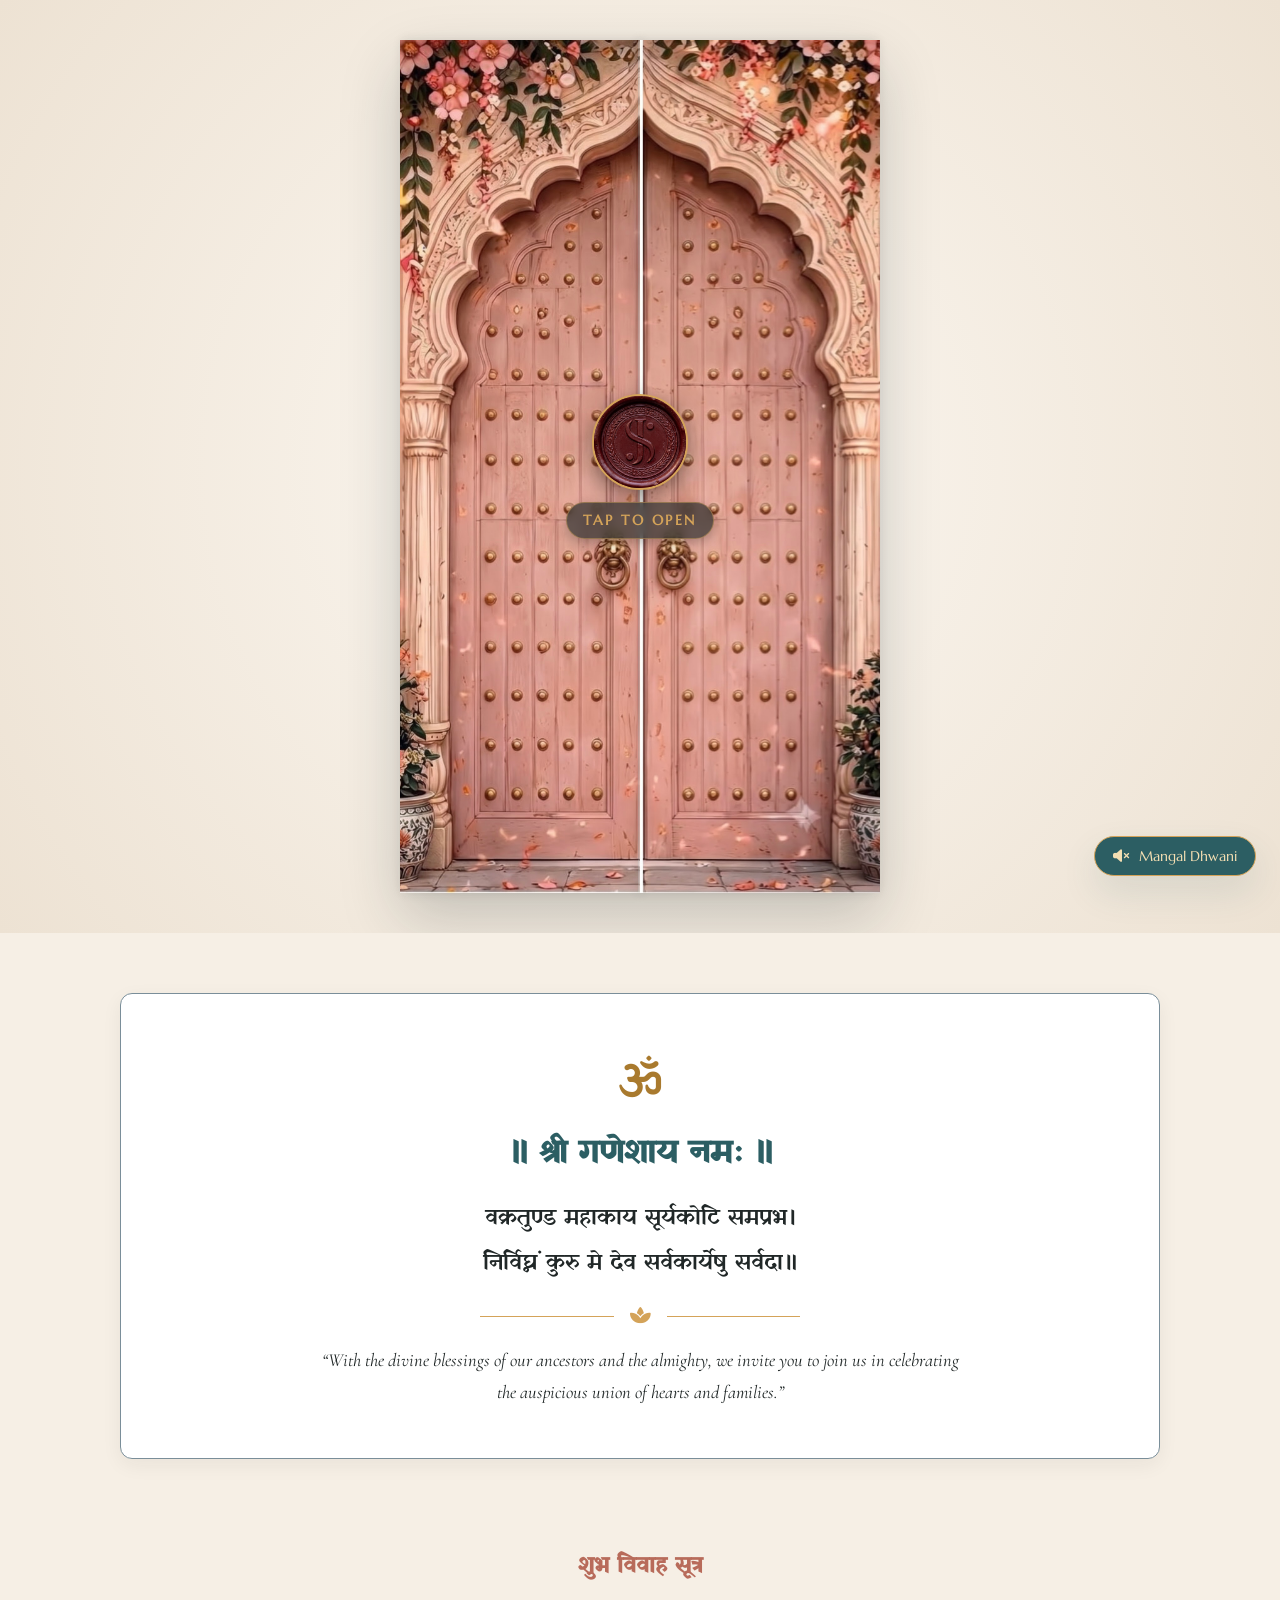
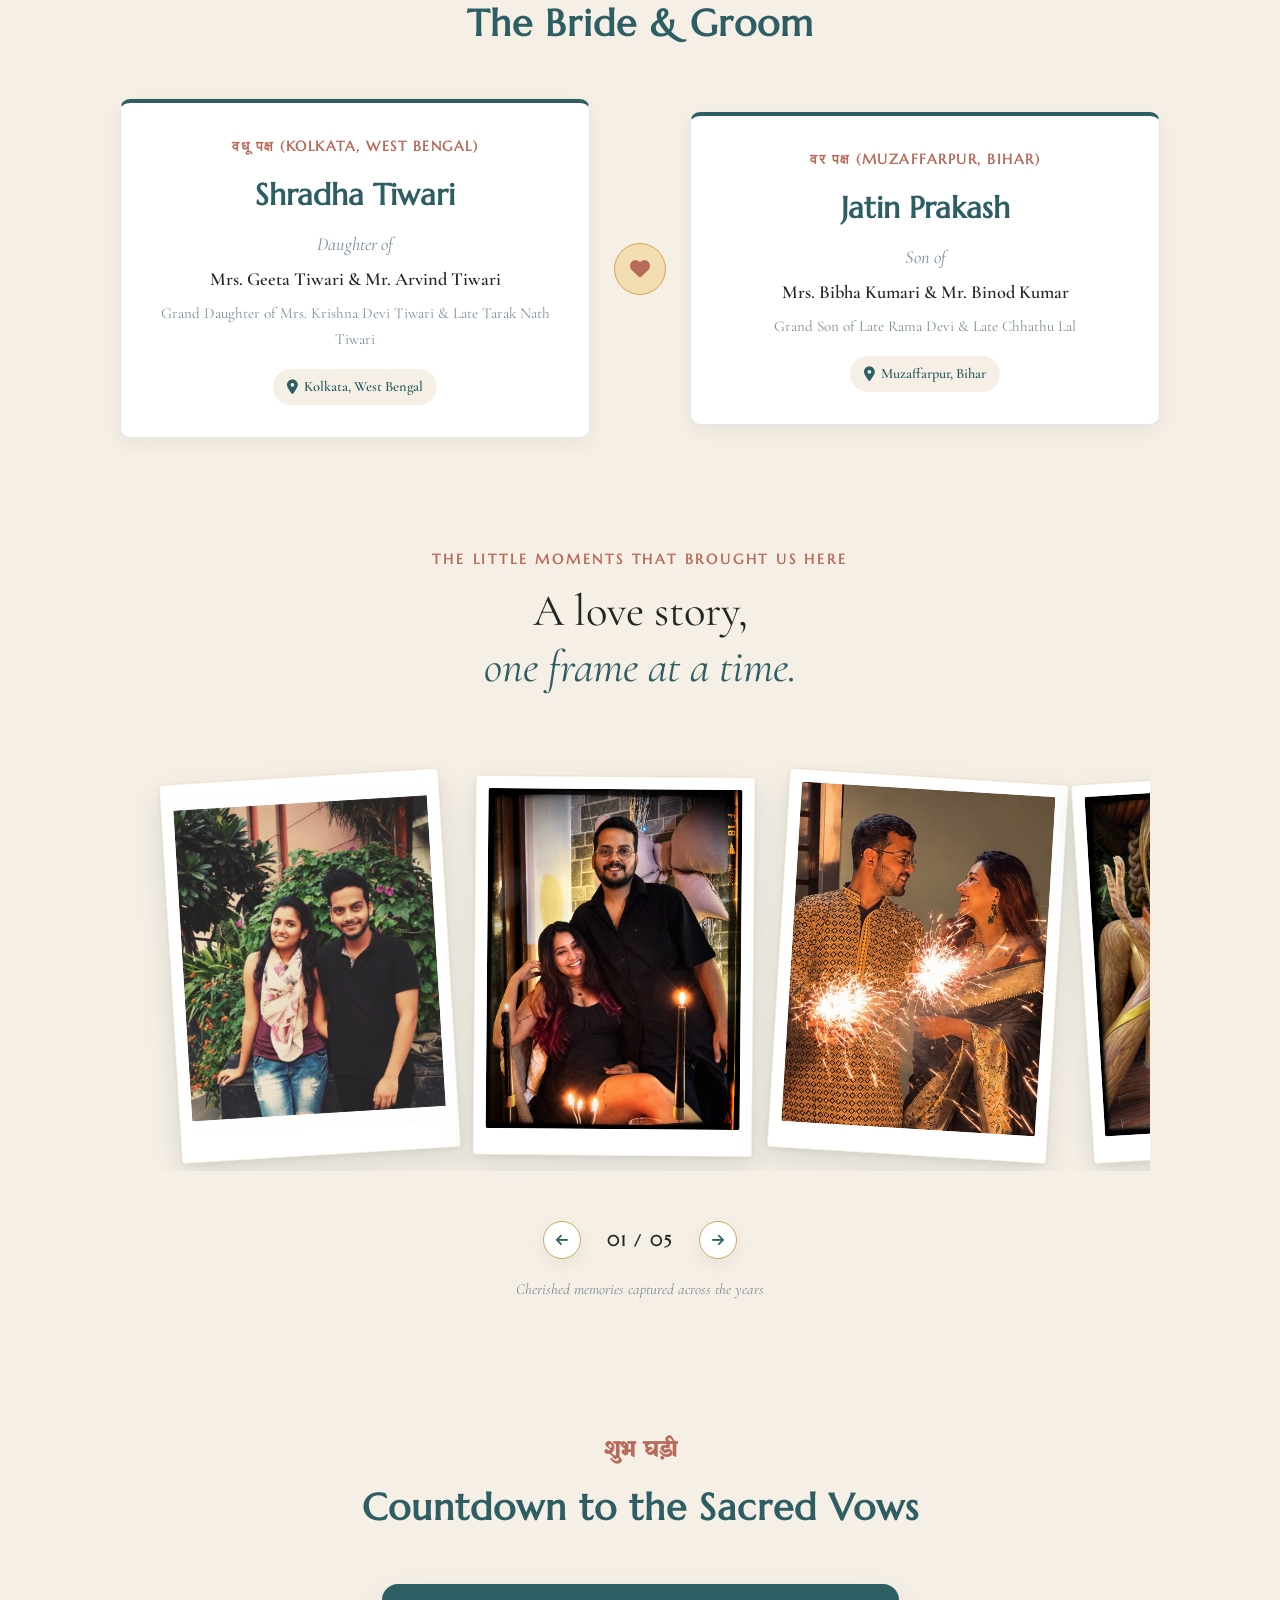
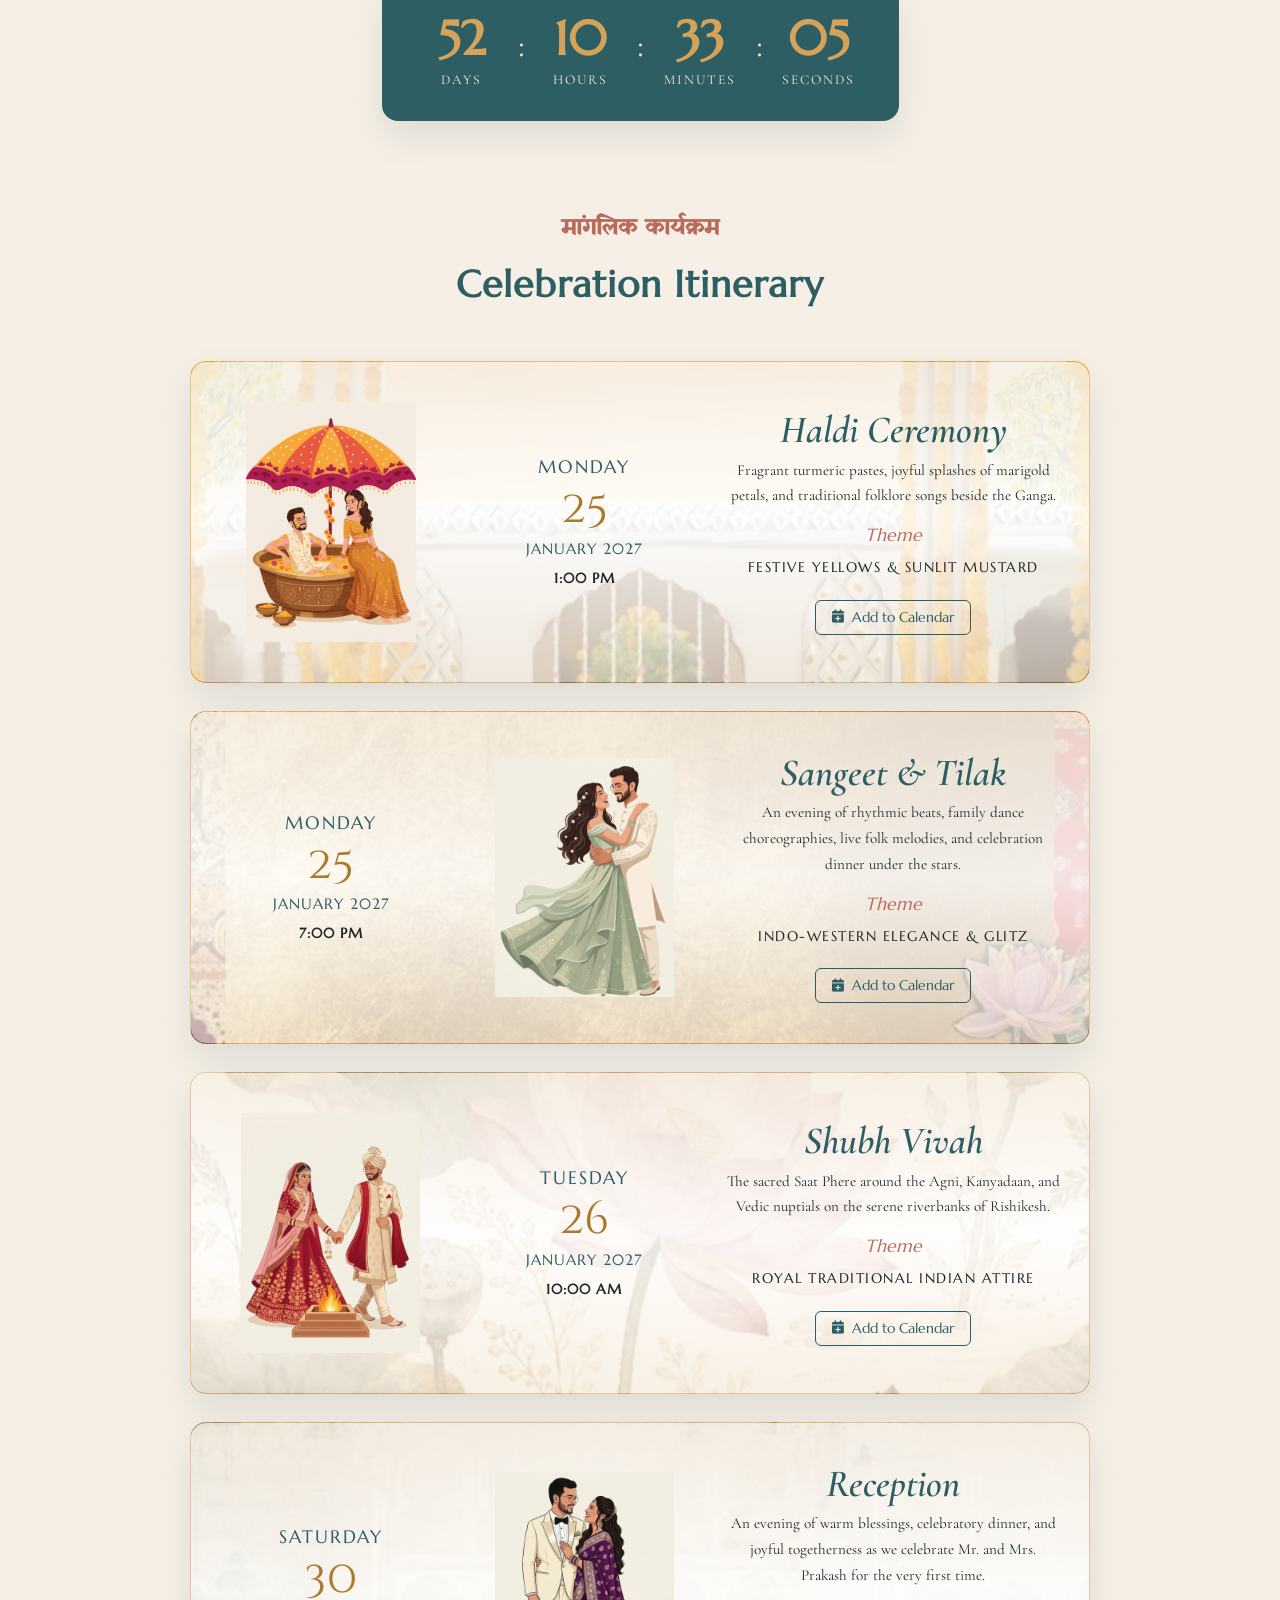
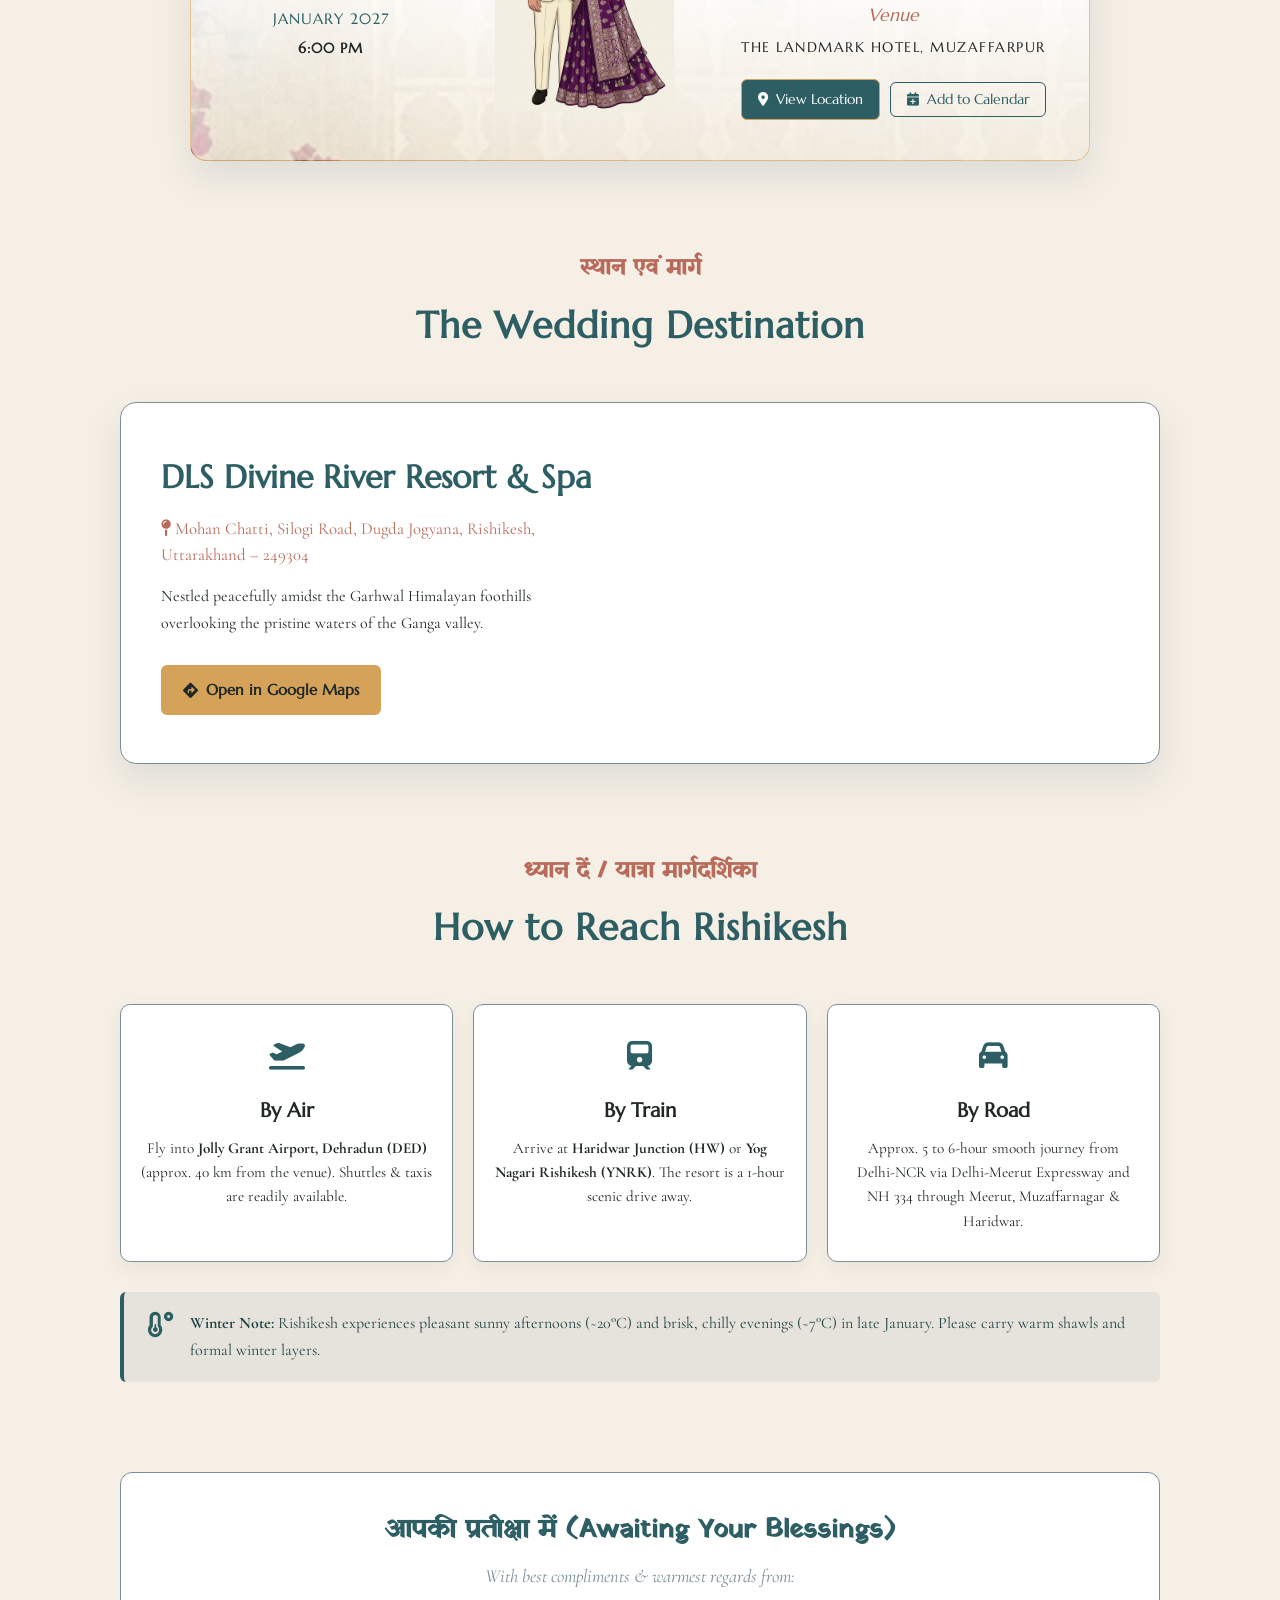
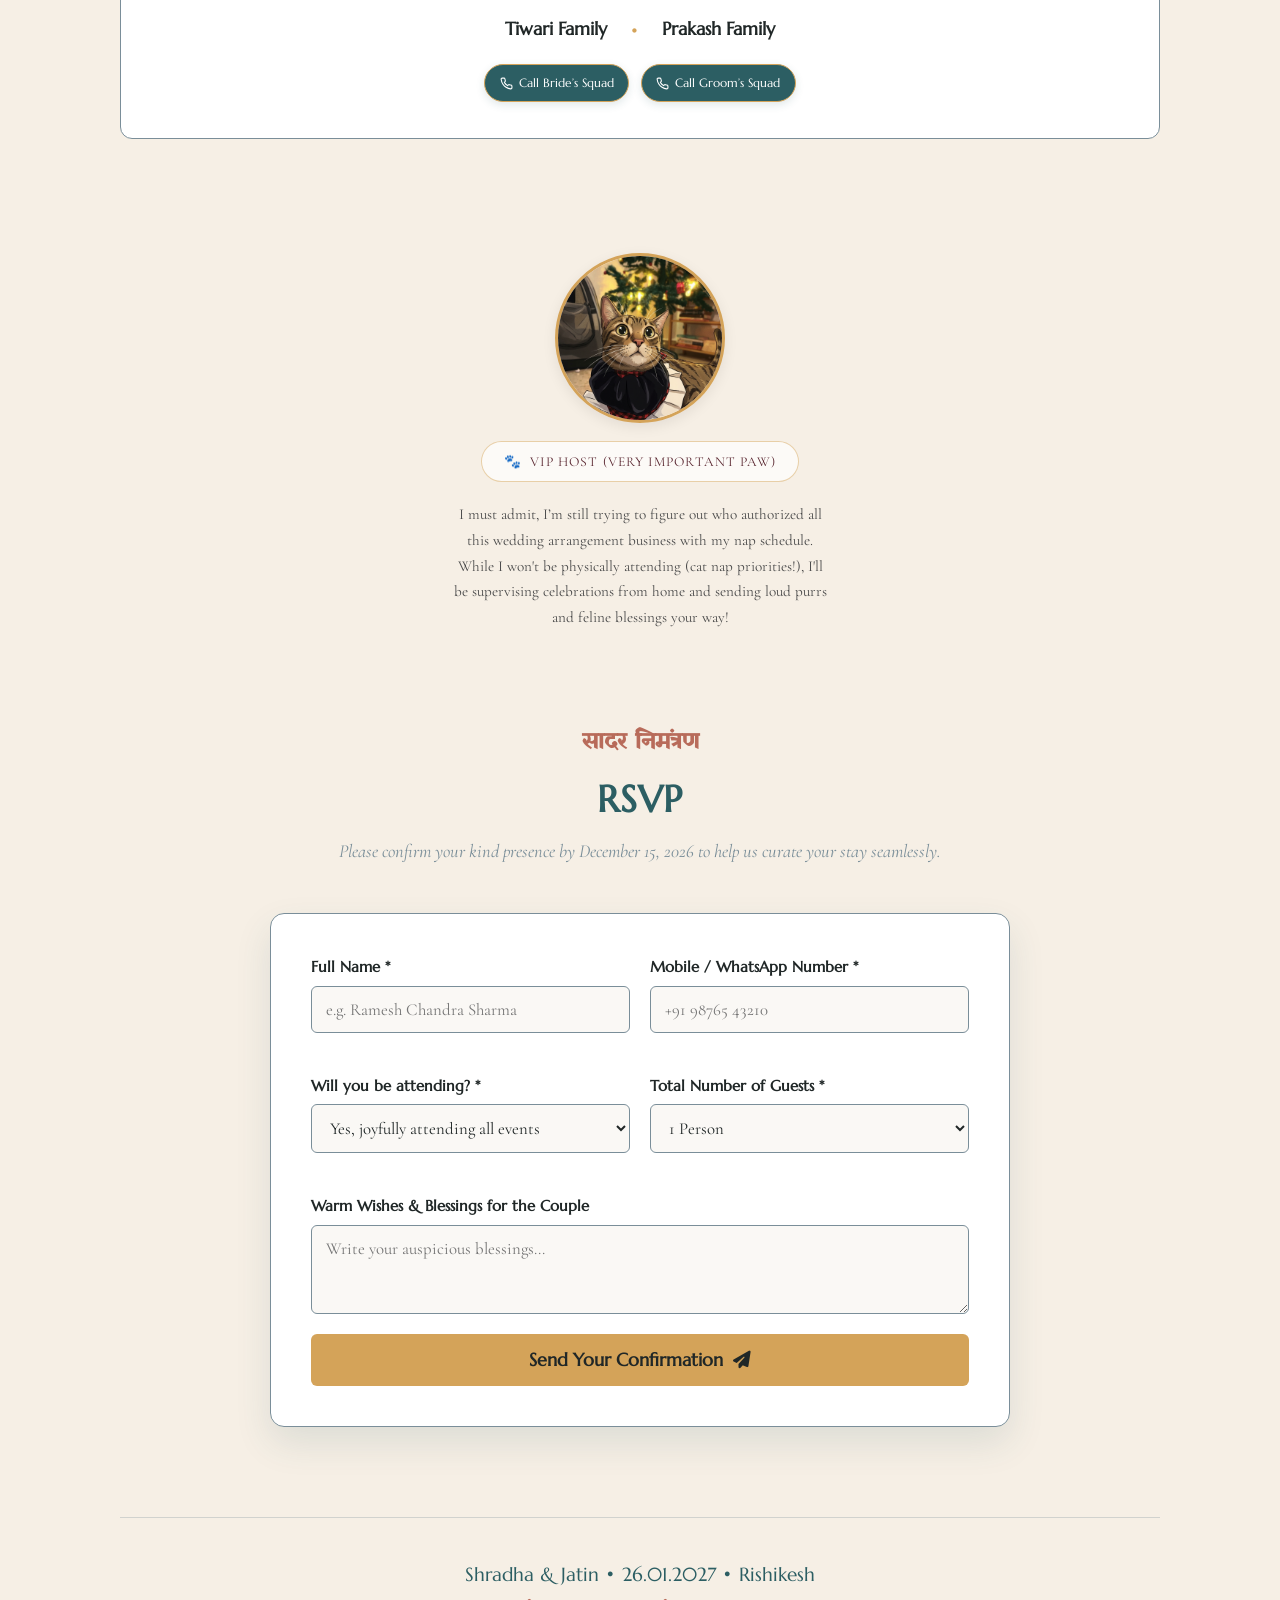
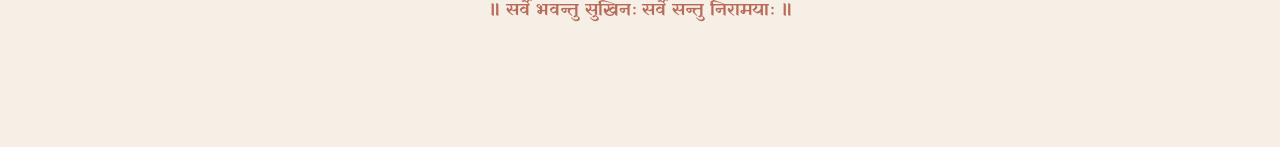
<file: index.html>
<!DOCTYPE html>
<html lang="en">
<head>
  <meta charset="UTF-8">
  <meta name="viewport" content="width=device-width, initial-scale=1.0">
  <title>Shradha weds Jatin | Royal Wedding Invitation</title>

  <!-- WhatsApp / Social Link Preview Image & Metadata -->
  <meta property="og:title" content="Shradha weds Jatin | Royal Wedding Invitation">
  <meta property="og:description" content="25th & 26th January 2027 • DLS Divine River Resort & Spa, Rishikesh. Tap to open your personal royal invitation.">
  <meta property="og:image" content="assets/rishikesh-ghats-painting.png">
  <meta property="og:type" content="website">
  
  <!-- Critical Asset Preloading for Instant Card Render -->
  <link rel="preload" as="image" href="assets/rishikesh-ghats-painting.png" fetchpriority="high">
  <link rel="preload" as="image" href="assets/right-flap.jpg" fetchpriority="high">
  <link rel="preload" as="image" href="assets/left-flap.jpg" fetchpriority="high">
  <link rel="preload" as="image" href="assets/royal-seal.png">

  <!-- Google Fonts -->
  <link rel="preconnect" href="https://fonts.googleapis.com">
  <link rel="preconnect" href="https://fonts.gstatic.com" crossorigin>
  <link href="https://fonts.googleapis.com/css2?family=Cinzel+Decorative:wght@600;700;900&family=Cormorant+Garamond:ital,wght@0,400;0,600;0,700;1,400&family=Yatra+One&family=Marcellus&display=swap" rel="stylesheet">
  
  <!-- FontAwesome Icons -->
  <link rel="stylesheet" href="https://cdnjs.cloudflare.com/ajax/libs/font-awesome/6.4.0/css/all.min.css">
  
  <!-- Custom Stylesheet -->
  <link rel="stylesheet" href="style.css">
</head>
<body>

  <!-- ============================================== -->
  <!-- AUDIO BACKGROUND PLAYER & TOGGLE               -->
  <!-- ============================================== -->
  <audio id="weddingAudio" src="assets/wedding-ambient.mp3" preload="none" loop></audio>
  <button id="audioToggle" class="audio-control-btn" aria-label="Toggle Wedding Music">
    <i class="fa-solid fa-volume-xmark" id="audioIcon"></i>
    <span class="audio-label">Mangal Dhwani</span>
  </button>

  <!-- ============================================== -->
  <!-- HERO GATEFOLD INVITATION SECTION               -->
  <!-- ============================================== -->
  <header class="invitation-hero" id="invitationHero">
    <div class="card-perspective-viewport">
      <div class="wedding-card-3d" id="weddingCard">

        <!-- LAYER 2: INSIDE REVEALED CARD -->
        <div class="card-inner-layer" id="cardInner">
          <img src="assets/rishikesh-ghats-painting.png" alt="Rishikesh Ghats" class="ghats-bg-artwork" fetchpriority="high">
          <div class="ghats-overlay-gradient"></div>
          
          <div class="reveal-content-container">
            <!-- Top Invocation, Teal Ganesh Icon & Dynamic Guest Banner -->
            <div>
              <span class="vedic-mini-title">॥ श्री गणेशाय नमः ॥</span>
              <div class="ganesh-icon-teal" role="img" aria-label="Lord Ganesha motif"></div>
              
              <!-- Personalized Guest Greeting Banner (Populated via URL params) -->
              <div id="personalizedGuestBanner" class="personalized-guest-banner" style="display: none;">
                <span class="guest-salutation" id="guestGreetingDisplay"></span>
                <strong class="guest-family-name" id="guestNameDisplay"></strong>
              </div>
            </div>
            
            <!-- Couple Names -->
            <div class="names-block">
              <h1 class="couple-hero-names">
                <span class="bride-name">Shradha</span>
                <span class="weds-conjunction">weds</span>
                <span class="groom-name">Jatin</span>
              </h1>
            </div>

            <!-- Date, Venue & Official Wedding Hashtag -->
            <div>
              <p class="wedding-date-tagline">25th-26th January 2027 • Rishikesh, Uttarakhand</p>

              <div class="hero-hashtag-wrapper">
                <p class="hero-hashtag">#PyaarKa<span class="hashtag-hindi">जश्र</span>n</p>
                <p class="hero-tagline">Two names, one love story, and a lifetime of celebration</p>
              </div>
            </div>
            
            <!-- Scroll Down CTA -->
            <a href="#mangalacharan" class="explore-details-btn">
              <span>View Wedding Details</span>
              <i class="fa-solid fa-angle-down"></i>
            </a>
          </div>
        </div>

        <!-- LAYER 3: 3D GATEFOLD FLAPS -->
        <div class="gatefold-flap left-flap" id="leftFlap">
          <img src="assets/right-flap.jpg" alt="West Bengal Flap" class="flap-artwork-img" fetchpriority="high">
        </div>

        <div class="gatefold-flap right-flap" id="rightFlap">
          <img src="assets/left-flap.jpg" alt="Bihar Flap" class="flap-artwork-img" fetchpriority="high">
        </div>

        <!-- LAYER 4: CENTER WAX SEAL & TAP TO OPEN PROMPT -->
        <div class="fastener-assembly" id="fastenerAssembly">
          <div class="center-knot-wrapper" id="centerKnotWrapper">
            <div class="touch-pulse-indicator" id="pulseIndicator">
              <img src="assets/royal-seal.png" alt="Royal Wedding Seal" class="touch-pulse-indicator-img" id="royalSeal">
            </div>
            <span class="tap-to-open-text">Tap to open</span>
          </div>
        </div>

      </div>
    </div>
  </header>

  <!-- ============================================== -->
  <!-- MAIN WEBSITE CONTENT                           -->
  <!-- ============================================== -->
  <main class="wedding-site-body" id="siteBody">

    <!-- ============================================ -->
    <!-- SECTION 1: VEDIC MANGALACHARAN               -->
    <!-- ============================================ -->
    <section class="section-container mangalacharan-section" id="mangalacharan">
      <div class="om-symbol-header">
        <i class="fa-solid fa-om"></i>
      </div>
      <h2 class="shloka-main">॥ श्री गणेशाय नमः ॥</h2>
      <p class="sanskrit-shloka">
        वक्रतुण्ड महाकाय सूर्यकोटि समप्रभ।<br>
        निर्विघ्नं कुरु मे देव सर्वकार्येषु सर्वदा॥
      </p>
      <div class="shloka-divider">
        <span class="gold-line"></span>
        <i class="fa-solid fa-spa gold-icon"></i>
        <span class="gold-line"></span>
      </div>
      <p class="shloka-meaning">
        “With the divine blessings of our ancestors and the almighty, we invite you to join us in celebrating the auspicious union of hearts and families.”
      </p>
    </section>

    <!-- ============================================ -->
    <!-- SECTION 2: COUPLE LINEAGE & FAMILY           -->
    <!-- ============================================ -->
    <section class="section-container lineage-section" id="lineage">
      <div class="section-heading-wrap">
        <h3 class="sub-heading-kalyanam">शुभ विवाह सूत्र</h3>
        <h2 class="main-section-title">The Bride & Groom</h2>
      </div>

      <div class="lineage-dual-grid">
        <!-- Bride Card -->
        <div class="family-card bride-card">
          <div class="card-accent-tag">वधू पक्ष (Kolkata, West Bengal)</div>
          <h3 class="member-name">Shradha Tiwari</h3>
          <p class="kinship-relation">Daughter of</p>
          <p class="parent-names">Mrs. Geeta Tiwari & Mr. Arvind Tiwari</p>
          <p class="grandparent-names">Grand Daughter of Mrs. Krishna Devi Tiwari & Late Tarak Nath Tiwari</p>
          <div class="hometown-pill">
            <i class="fa-solid fa-location-dot"></i> Kolkata, West Bengal
          </div>
        </div>

        <!-- Center Heart Emblem -->
        <div class="lineage-center-emblem">
          <div class="sacred-knot-emblem">
            <i class="fa-solid fa-heart"></i>
          </div>
        </div>

        <!-- Groom Card -->
        <div class="family-card groom-card">
          <div class="card-accent-tag">वर पक्ष (Muzaffarpur, Bihar)</div>
          <h3 class="member-name">Jatin Prakash</h3>
          <p class="kinship-relation">Son of</p>
          <p class="parent-names">Mrs. Bibha Kumari & Mr. Binod Kumar</p>
          <p class="grandparent-names">Grand Son of Late Rama Devi & Late Chhathu Lal</p>
          <div class="hometown-pill">
            <i class="fa-solid fa-location-dot"></i> Muzaffarpur, Bihar
          </div>
        </div>
      </div>
    </section>

    <!-- ============================================ -->
    <!-- SECTION 2B: COUPLE GALLERY / MOMENTS         -->
    <!-- ============================================ -->
    <section class="section-container moments-section" id="moments">
      <div class="moments-header-wrap">
        <span class="moments-eyebrow">THE LITTLE MOMENTS THAT BROUGHT US HERE</span>
        <h2 class="moments-title">A love story,<br><span class="moments-subtitle">one frame at a time.</span></h2>
      </div>

      <div class="polaroid-slider-wrapper">
        <div class="polaroid-carousel-track" id="polaroidTrack">
          <div class="polaroid-card tilt-left active" data-index="1">
            <div class="polaroid-frame">
              <img src="assets/couple-image1.jpg" alt="Shradha and Jatin Moment 1" loading="lazy">
            </div>
          </div>
          <div class="polaroid-card tilt-straight" data-index="2">
            <div class="polaroid-frame">
              <img src="assets/couple-image2.JPG" alt="Shradha and Jatin Moment 2" loading="lazy">
            </div>
          </div>
          <div class="polaroid-card tilt-right" data-index="3">
            <div class="polaroid-frame">
              <img src="assets/couple-image3.jpg" alt="Shradha and Jatin Moment 3" loading="lazy">
            </div>
          </div>
          <div class="polaroid-card tilt-left" data-index="4">
            <div class="polaroid-frame">
              <img src="assets/couple-image4.JPG" alt="Shradha and Jatin Moment 4" loading="lazy">
            </div>
          </div>
          <div class="polaroid-card tilt-right" data-index="5">
            <div class="polaroid-frame">
              <img src="assets/couple-image5.jpeg" alt="Shradha and Jatin Moment 5" loading="lazy">
            </div>
          </div>
        </div>
      </div>

      <div class="polaroid-nav-dock">
        <button class="nav-circle-btn" id="galleryPrevBtn" aria-label="Previous Photo">
          <i class="fa-solid fa-arrow-left"></i>
        </button>
        <span class="gallery-counter-pill" id="galleryCounter">01 / 05</span>
        <button class="nav-circle-btn" id="galleryNextBtn" aria-label="Next Photo">
          <i class="fa-solid fa-arrow-right"></i>
        </button>
      </div>

      <p class="moments-caption-note">Cherished memories captured across the years</p>
    </section>
    
    <!-- ============================================ -->
    <!-- SECTION 3: LIVE COUNTDOWN                    -->
    <!-- ============================================ -->
    <section class="section-container countdown-section" id="countdown">
      <div class="section-heading-wrap">
        <h3 class="sub-heading-kalyanam">शुभ घड़ी</h3>
        <h2 class="main-section-title">Countdown to the Sacred Vows</h2>
      </div>

      <div class="countdown-clock-grid" id="clockGrid">
        <div class="time-block">
          <span class="time-digit" id="daysVal">00</span>
          <span class="time-label">Days</span>
        </div>
        <div class="time-separator">:</div>
        <div class="time-block">
          <span class="time-digit" id="hoursVal">00</span>
          <span class="time-label">Hours</span>
        </div>
        <div class="time-separator">:</div>
        <div class="time-block">
          <span class="time-digit" id="minutesVal">00</span>
          <span class="time-label">Minutes</span>
        </div>
        <div class="time-separator">:</div>
        <div class="time-block">
          <span class="time-digit" id="secondsVal">00</span>
          <span class="time-label">Seconds</span>
        </div>
      </div>
    </section>

    <!-- ============================================ -->
    <!-- SECTION 4: EVENT ITINERARY                   -->
    <!-- ============================================ -->
    <section class="section-container itinerary-section" id="itinerary">
      <div class="section-heading-wrap">
        <h3 class="sub-heading-kalyanam">मांगलिक कार्यक्रम</h3>
        <h2 class="main-section-title">Celebration Itinerary</h2>
      </div>

      <div class="itinerary-list-view">
        <!-- Event 1: Haldi -->
        <article class="itinerary-row haldi-bg">
          <div class="col-icon">
            <img src="assets/Haldi-icon.png" alt="Haldi Illustration" class="event-illustration" loading="lazy">
          </div>
          <div class="col-date">
            <div class="event-day">MONDAY</div>
            <div class="event-date-num">25</div>
            <div class="event-month-year">JANUARY 2027<br><span class="event-time">1:00 PM</span></div>
          </div>
          <div class="col-details">
            <h3 class="event-title">Haldi Ceremony</h3>
            <p class="event-desc">Fragrant turmeric pastes, joyful splashes of marigold petals, and traditional folklore songs beside the Ganga.</p>
            <div class="event-theme-label">Theme</div>
            <div class="event-theme-val">Festive Yellows & Sunlit Mustard</div>
            <button class="add-cal-btn" onclick="downloadIcs('Haldi Ceremony', '2027-01-25T13:00:00', '2027-01-25T16:00:00', 'Haldi Ceremony of Shradha & Jatin at DLS Divine River Resort')">
              <i class="fa-solid fa-calendar-plus"></i> Add to Calendar
            </button>
          </div>
        </article>

        <!-- Event 2: Sangeet -->
        <article class="itinerary-row sangeet-bg">
          <div class="col-icon">
            <img src="assets/Sangeet-icon.png" alt="Sangeet Illustration" class="event-illustration" loading="lazy">
          </div>
          <div class="col-date">
            <div class="event-day">MONDAY</div>
            <div class="event-date-num">25</div>
            <div class="event-month-year">JANUARY 2027<br><span class="event-time">7:00 PM</span></div>
          </div>
          <div class="col-details">
            <h3 class="event-title">Sangeet & Tilak</h3>
            <p class="event-desc">An evening of rhythmic beats, family dance choreographies, live folk melodies, and celebration dinner under the stars.</p>
            <div class="event-theme-label">Theme</div>
            <div class="event-theme-val">Indo-Western Elegance & Glitz</div>
            <button class="add-cal-btn" onclick="downloadIcs('Sangeet Night', '2027-01-25T19:00:00', '2027-01-25T23:59:00', 'Sangeet of Shradha & Jatin at DLS Divine River Resort')">
              <i class="fa-solid fa-calendar-plus"></i> Add to Calendar
            </button>
          </div>
        </article>

        <!-- Event 3: Shubh Vivah -->
        <article class="itinerary-row wedding-bg">
          <div class="col-icon">
            <img src="assets/wedding-icon.png" alt="Wedding Illustration" class="event-illustration" loading="lazy">
          </div>
          <div class="col-date">
            <div class="event-day">TUESDAY</div>
            <div class="event-date-num">26</div>
            <div class="event-month-year">JANUARY 2027<br><span class="event-time">10:00 AM</span></div>
          </div>
          <div class="col-details">
            <h3 class="event-title">Shubh Vivah</h3>
            <p class="event-desc">The sacred Saat Phere around the Agni, Kanyadaan, and Vedic nuptials on the serene riverbanks of Rishikesh.</p>
            <div class="event-theme-label">Theme</div>
            <div class="event-theme-val">Royal Traditional Indian Attire</div>
            <button class="add-cal-btn" onclick="downloadIcs('Shubh Vivah - Shradha & Jatin', '2027-01-26T10:00:00', '2027-01-26T14:30:00', 'Wedding Vows of Shradha & Jatin at DLS Divine River Resort')">
              <i class="fa-solid fa-calendar-plus"></i> Add to Calendar
            </button>
          </div>
        </article>

        <!-- Event 4: Wedding Reception (Muzaffarpur) -->
        <article class="itinerary-row reception-bg">
          <div class="col-icon">
            <img src="assets/reception-icon.png" alt="Reception Illustration" class="event-illustration" loading="lazy">
          </div>
          <div class="col-date">
            <div class="event-day">SATURDAY</div>
            <div class="event-date-num">30</div>
            <div class="event-month-year">JANUARY 2027<br><span class="event-time">6:00 PM</span></div>
          </div>
          <div class="col-details">
            <h3 class="event-title">Reception</h3>
            <p class="event-desc">An evening of warm blessings, celebratory dinner, and joyful togetherness as we celebrate Mr. and Mrs. Prakash for the very first time.</p>
            <div class="event-theme-label">Venue</div>
            <div class="event-theme-val">The Landmark Hotel, Muzaffarpur</div>
            <div class="event-action-group">
              <a href="https://maps.app.goo.gl/fdAinFQipQ9nbUAw5?g_st=ic" target="_blank" rel="noopener noreferrer" class="add-cal-btn venue-map-pill">
                <i class="fa-solid fa-location-dot"></i> View Location
              </a>
              <button class="add-cal-btn" onclick="downloadIcs('Wedding Reception - Shradha & Jatin', '2027-01-30T19:00:00', '2027-01-30T23:30:00', 'Wedding Reception of Shradha & Jatin at The Landmark Hotel, Maripur Chowk, Muzaffarpur, Bihar')">
                <i class="fa-solid fa-calendar-plus"></i> Add to Calendar
              </button>
            </div>
          </div>
        </article>

        
      </div>
    </section>

    <!-- ============================================ -->
    <!-- SECTION 5: VENUE & DIRECTIONS                -->
    <!-- ============================================ -->
    <section class="section-container venue-section" id="venue">
      <div class="section-heading-wrap">
        <h3 class="sub-heading-kalyanam">स्थान एवं मार्ग</h3>
        <h2 class="main-section-title">The Wedding Destination</h2>
      </div>

      <div class="venue-card-wrapper">
        <div class="venue-info-box">
          <h3 class="resort-title">DLS Divine River Resort & Spa</h3>
          <p class="resort-address">
            <i class="fa-solid fa-map-pin"></i> Mohan Chatti, Silogi Road, Dugda Jogyana, Rishikesh, Uttarakhand – 249304
          </p>
          <p class="resort-note">
            Nestled peacefully amidst the Garhwal Himalayan foothills overlooking the pristine waters of the Ganga valley.
          </p>

          <div class="venue-action-buttons">
            <a href="https://maps.app.goo.gl/M8cW4D4udkkTBzdm6" target="_blank" rel="noopener noreferrer" class="primary-cta-btn">
              <i class="fa-solid fa-diamond-turn-right"></i> Open in Google Maps
            </a>
          </div>
        </div>

        <div class="venue-map-embed">
          <iframe 
            title="DLS Divine River Resort Location"
            src="https://www.google.com/maps/embed?pb=!1m18!1m12!1m3!1d110546.51862597464!2d78.336495!3d30.086928!2m3!1f0!2f0!3f0!3m2!1i1024!2i768!4f13.1!3m3!1m2!1s0x3909163e7c81dcb3%3A0x6b63c7891392dfb3!2sDLS%20Divine%20River%20Resort%20and%20Spa!5e0!3m2!1sen!2sin!4v1700000000000"
            width="100%" 
            height="360" 
            style="border:0;" 
            allowfullscreen="" 
            loading="lazy" 
            referrerpolicy="no-referrer-when-downgrade">
          </iframe>
        </div>
      </div>
    </section>

    <!-- ============================================ -->
    <!-- SECTION 6: LOGISTICS & TRAVEL GUIDE          -->
    <!-- ============================================ -->
    <section class="section-container logistics-section" id="travel">
      <div class="section-heading-wrap">
        <h3 class="sub-heading-kalyanam">ध्यान दें / यात्रा मार्गदर्शिका</h3>
        <h2 class="main-section-title">How to Reach Rishikesh</h2>
      </div>

      <div class="travel-modes-grid">
        <div class="travel-box">
          <div class="travel-icon"><i class="fa-solid fa-plane-departure"></i></div>
          <h4>By Air</h4>
          <p>Fly into <strong>Jolly Grant Airport, Dehradun (DED)</strong> (approx. 40 km from the venue). Shuttles & taxis are readily available.</p>
        </div>

        <div class="travel-box">
          <div class="travel-icon"><i class="fa-solid fa-train"></i></div>
          <h4>By Train</h4>
          <p>Arrive at <strong>Haridwar Junction (HW)</strong> or <strong>Yog Nagari Rishikesh (YNRK)</strong>. The resort is a 1-hour scenic drive away.</p>
        </div>

        <div class="travel-box">
          <div class="travel-icon"><i class="fa-solid fa-car"></i></div>
          <h4>By Road</h4>
          <p>Approx. 5 to 6-hour smooth journey from Delhi-NCR via Delhi-Meerut Expressway and NH 334 through Meerut, Muzaffarnagar & Haridwar.</p>
        </div>
      </div>

      <div class="weather-notice-banner">
        <i class="fa-solid fa-temperature-low"></i>
        <span><strong>Winter Note:</strong> Rishikesh experiences pleasant sunny afternoons (~20°C) and brisk, chilly evenings (~7°C) in late January. Please carry warm shawls and formal winter layers.</span>
      </div>
    </section>

    <!-- ============================================ -->
    <!-- SECTION 7: WARM WISHES & FAMILY SQUAD CALLS  -->
    <!-- ============================================ -->
    <section class="section-container tributes-section" id="tributes">
      <div class="well-wishers-box">
        <h3 class="wishes-title">आपकी प्रतीक्षा में (Awaiting Your Blessings)</h3>
        <p class="compliments-text">With best compliments & warmest regards from:</p>

        <!-- Row 1: Family Names -->
        <div class="compliment-families">
          <div class="fam-col">
            <strong>Tiwari Family</strong>
          </div>
          <div class="fam-divider">•</div>
          <div class="fam-col">
            <strong>Prakash Family</strong>
          </div>
        </div>

        <!-- Row 2: Squad Contact Buttons (Inside White Card Below Names) -->
        <div class="family-squad-grid">
          <!-- Bride's Squad: Anushka Tiwari -->
          <a href="tel:+917980343540" class="squad-btn" onclick="downloadSquadVCard(event, 'bride')">
            <svg width="13" height="13" viewBox="0 0 24 24" fill="none" stroke="currentColor" stroke-width="2" stroke-linecap="round" stroke-linejoin="round" aria-hidden="true">
              <path d="M22 16.92v3a2 2 0 0 1-2.18 2 19.79 19.79 0 0 1-8.63-3.07 19.5 19.5 0 0 1-6-6 19.79 19.79 0 0 1-3.07-8.67A2 2 0 0 1 4.11 2h3a2 2 0 0 1 2 1.72 12.84 12.84 0 0 0 .7 2.81 2 2 0 0 1-.45 2.11L8.09 9.91a16 16 0 0 0 6 6l1.27-1.27a2 2 0 0 1 2.11-.45 12.84 12.84 0 0 0 2.81.7A2 2 0 0 1 22 16.92z"/>
            </svg>
            <span>Call Bride’s Squad</span>
          </a>

          <!-- Groom's Squad: Nitin Prakash -->
          <a href="tel:+918005845427" class="squad-btn" onclick="downloadSquadVCard(event, 'groom')">
            <svg width="13" height="13" viewBox="0 0 24 24" fill="none" stroke="currentColor" stroke-width="2" stroke-linecap="round" stroke-linejoin="round" aria-hidden="true">
              <path d="M22 16.92v3a2 2 0 0 1-2.18 2 19.79 19.79 0 0 1-8.63-3.07 19.5 19.5 0 0 1-6-6 19.79 19.79 0 0 1-3.07-8.67A2 2 0 0 1 4.11 2h3a2 2 0 0 1 2 1.72 12.84 12.84 0 0 0 .7 2.81 2 2 0 0 1-.45 2.11L8.09 9.91a16 16 0 0 0 6 6l1.27-1.27a2 2 0 0 1 2.11-.45 12.84 12.84 0 0 0 2.81.7A2 2 0 0 1 22 16.92z"/>
            </svg>
            <span>Call Groom’s Squad</span>
          </a>
        </div>
      </div>
    </section>

    <!-- ============================================ -->
    <!-- SECTION 7B: SPECIAL INVITATION FROM ACE      -->
    <!-- ============================================ -->
    <section class="vip-host-container">
      <div class="vip-photo-wrapper">
        <img src="assets/image-ace.png" alt="VIP Host Ace" class="vip-photo-circle" />
      </div>
      <div class="vip-pill-badge">
        <span class="paw-icon">🐾</span>
        <span>VIP HOST (VERY IMPORTANT PAW)</span>
      </div>
      <div class="vip-text-content">
        <p>I must admit, I’m still trying to figure out who authorized all this wedding arrangement business with my nap schedule.</p>
        <p>While I won't be physically attending (cat nap priorities!), I'll be supervising celebrations from home and sending loud purrs and feline blessings your way!</p>
      </div>
    </section>
    
    <!-- ============================================ -->
    <!-- SECTION 8: RSVP FORM                         -->
    <!-- ============================================ -->
    <section class="section-container rsvp-section" id="rsvp">
      <div class="section-heading-wrap">
        <h3 class="sub-heading-kalyanam">सादर निमंत्रण</h3>
        <h2 class="main-section-title">RSVP</h2>
        <p class="rsvp-sub">Please confirm your kind presence by December 15, 2026 to help us curate your stay seamlessly.</p>
      </div>

      <form id="rsvpForm" class="rsvp-form-card">
        <div class="form-row">
          <div class="form-group">
            <label for="guestName">Full Name *</label>
            <input type="text" id="guestName" required placeholder="e.g. Ramesh Chandra Sharma">
          </div>
          <div class="form-group">
            <label for="guestPhone">Mobile / WhatsApp Number *</label>
            <input type="tel" id="guestPhone" required placeholder="+91 98765 43210">
          </div>
        </div>

        <div class="form-row">
          <div class="form-group">
            <label for="guestAttendance">Will you be attending? *</label>
            <select id="guestAttendance" required>
              <option value="Yes, joyfully attending all events">Yes, joyfully attending all events</option>
              <option value="Attending Wedding Ceremony only">Attending Wedding Ceremony only</option>
              <option value="Regretfully unable to attend">Regretfully unable to attend</option>
            </select>
          </div>
          <div class="form-group">
            <label for="guestCount">Total Number of Guests *</label>
            <select id="guestCount" required>
              <option value="1">1 Person</option>
              <option value="2">2 Persons</option>
              <option value="3">3 Persons</option>
              <option value="4+">Family (4+ Persons)</option>
            </select>
          </div>
        </div>

        <div class="form-group">
          <label for="guestWishes">Warm Wishes & Blessings for the Couple</label>
          <textarea id="guestWishes" rows="3" placeholder="Write your auspicious blessings..."></textarea>
        </div>

        <button type="submit" class="rsvp-submit-btn" id="rsvpSubmitBtn">
          <span>Send Your Confirmation</span>
          <i class="fa-solid fa-paper-plane"></i>
        </button>

        <div id="rsvpSuccessMsg" class="rsvp-success-banner" style="display: none;">
          <i class="fa-solid fa-circle-check"></i>
          <span>Thank you! Your RSVP has been received with love and folded hands.</span>
        </div>
      </form>
    </section>

    <!-- ============================================ -->
    <!-- FOOTER                                       -->
    <!-- ============================================ -->
    <footer class="wedding-footer">
      <p class="hastakshar">Shradha & Jatin • 26.01.2027 • Rishikesh</p>
      <p class="blessing-footer">॥ सर्वे भवन्तु सुखिनः सर्वे सन्तु निरामयाः ॥</p>
    </footer>

  </main>

  <!-- Main JavaScript -->
  <script src="script.js"></script>
</body>
</html>
</file>
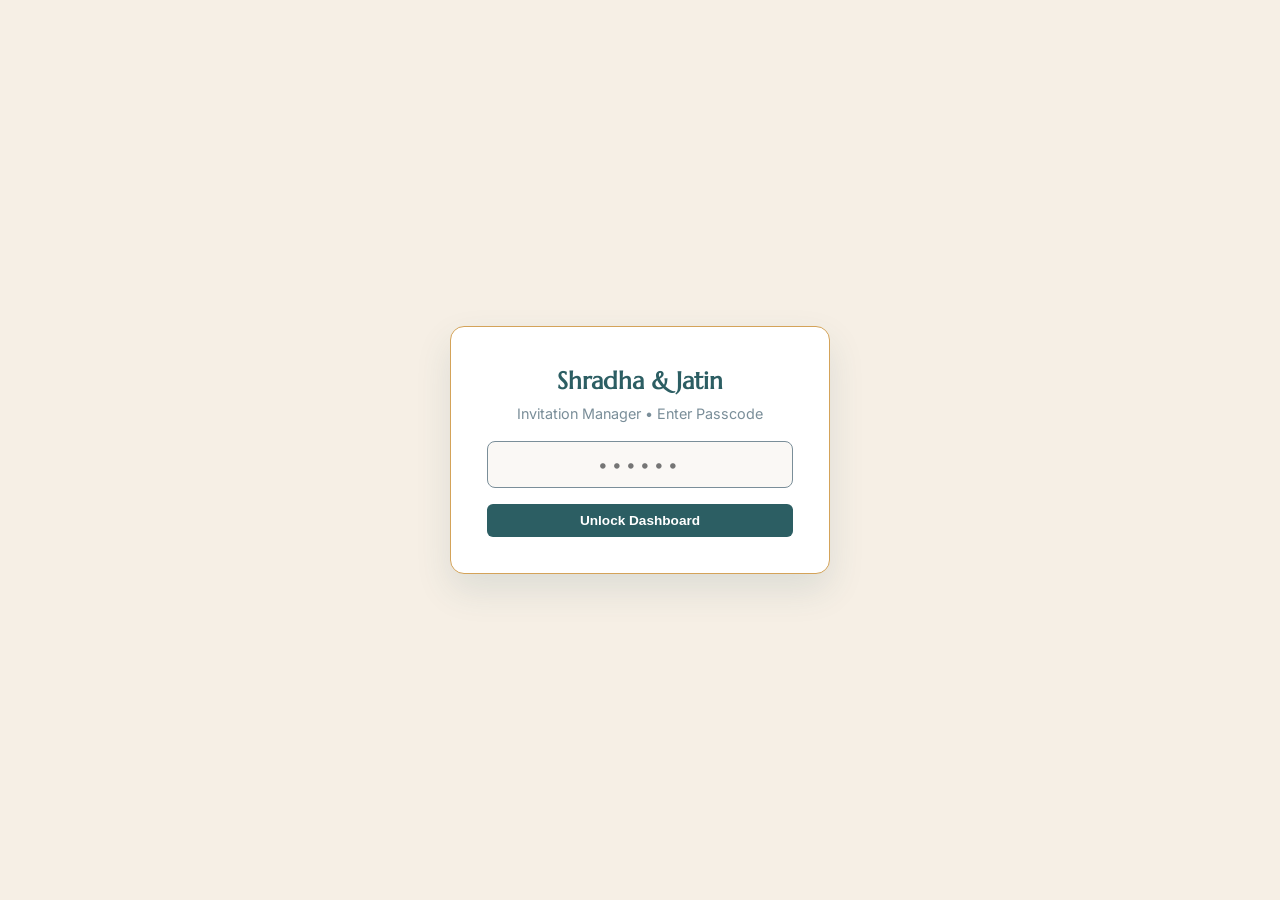
<file: admin/index.html>
<!DOCTYPE html>
<html lang="en">
<head>
  <meta charset="UTF-8">
  <meta name="viewport" content="width=device-width, initial-scale=1.0">
  <title>Invitation Admin | Shradha weds Jatin</title>
  <link rel="preconnect" href="https://fonts.googleapis.com">
  <link href="https://fonts.googleapis.com/css2?family=Cormorant+Garamond:wght@600;700&family=Marcellus&family=Inter:wght@400;500;600&display=swap" rel="stylesheet">
  <link rel="stylesheet" href="https://cdnjs.cloudflare.com/ajax/libs/font-awesome/6.4.0/css/all.min.css">
  <style>
    :root {
      --parchment: #F6EFE5;
      --white: #FFFFFF;
      --teal: #2C5E63;
      --teal-dark: #1E4347;
      --gold: #D4A359;
      --gold-light: #F3DEB2;
      --terracotta: #B86B5A;
      --charcoal: #202727;
      --mist: #7A8E99;
      --green: #2E7D32;
      --green-bg: #E8F5E9;
    }
    * { box-sizing: border-box; margin: 0; padding: 0; }
    body {
      background: var(--parchment);
      color: var(--charcoal);
      font-family: 'Inter', sans-serif;
      line-height: 1.5;
    }
    h1, h2, h3 { font-family: 'Marcellus', serif; color: var(--teal); }

    /* Passcode Overlay */
    #lockScreen {
      position: fixed; inset: 0; background: var(--parchment);
      display: flex; align-items: center; justify-content: center;
      z-index: 9999; padding: 20px;
    }
    .lock-card {
      background: var(--white); padding: 36px; border-radius: 14px;
      border: 1px solid var(--gold); max-width: 380px; width: 100%;
      text-align: center; box-shadow: 0 16px 36px rgba(44,94,99,0.12);
    }
    .lock-card input {
      width: 100%; padding: 12px; margin: 16px 0; font-size: 1.1rem;
      text-align: center; letter-spacing: 4px; border: 1px solid var(--mist);
      border-radius: 8px;
    }

    /* Main Admin Layout */
    .container { max-width: 1120px; margin: 0 auto; padding: 24px 16px 80px; }
    .topbar {
      display: flex; flex-wrap: wrap; justify-content: space-between;
      align-items: center; gap: 12px; margin-bottom: 24px;
      padding-bottom: 16px; border-bottom: 1px solid rgba(122,142,153,0.3);
    }
    .sync-badge {
      font-size: 0.8rem; background: var(--white); padding: 6px 12px;
      border-radius: 20px; border: 1px solid var(--gold); color: var(--teal);
    }

    /* Buttons & Inputs */
    .btn {
      padding: 9px 14px; border-radius: 6px; border: none; cursor: pointer;
      font-size: 0.85rem; font-weight: 600; display: inline-flex;
      align-items: center; gap: 6px; transition: 0.2s;
    }
    .btn-primary { background: var(--teal); color: var(--white); }
    .btn-primary:hover { background: var(--teal-dark); }
    .btn-gold { background: var(--gold); color: var(--charcoal); }
    .btn-gold:hover { background: var(--gold-light); }
    .btn-whatsapp { background: #25D366; color: #fff; }
    .btn-whatsapp:hover { background: #1ebe5d; }
    .btn-outline { background: transparent; border: 1px solid var(--mist); color: var(--charcoal); }
    .btn-outline:hover { border-color: var(--teal); color: var(--teal); }
    .btn-danger { background: #ffebee; color: #c62828; }

    input, select, textarea {
      padding: 10px 12px; border: 1px solid var(--mist); border-radius: 6px;
      font-family: inherit; font-size: 0.9rem; width: 100%; background: #FAF8F5;
    }
    input:focus, select:focus, textarea:focus { outline: none; border-color: var(--teal); background: #fff; }

    /* Creator & Template Grid */
    .setup-grid {
      display: grid; grid-template-columns: 1fr 1fr; gap: 20px; margin-bottom: 28px;
    }
    .panel {
      background: var(--white); padding: 22px; border-radius: 12px;
      border: 1px solid rgba(122,142,153,0.3); box-shadow: 0 6px 20px rgba(32,39,39,0.05);
    }
    .panel-title { font-size: 1.2rem; margin-bottom: 14px; display: flex; justify-content: space-between; align-items: center; }
    .tabs { display: flex; gap: 8px; margin-bottom: 14px; }
    .tab-btn {
      padding: 6px 12px; border-radius: 6px; border: 1px solid var(--mist);
      background: transparent; cursor: pointer; font-size: 0.85rem;
    }
    .tab-btn.active { background: var(--teal); color: #fff; border-color: var(--teal); }
    .inline-row { display: grid; grid-template-columns: 130px 1fr; gap: 10px; margin-bottom: 12px; }
    .instant-box {
      margin-top: 12px; padding: 12px; background: var(--parchment);
      border-radius: 8px; border: 1px dashed var(--gold); font-size: 0.85rem;
    }

    /* Filters & Search Bar */
    .toolbar {
      display: flex; flex-wrap: wrap; gap: 10px; justify-content: space-between;
      align-items: center; margin-bottom: 20px;
    }
    .filter-pills { display: flex; flex-wrap: wrap; gap: 8px; }
    .pill {
      padding: 7px 14px; border-radius: 20px; border: 1px solid var(--mist);
      background: var(--white); font-size: 0.82rem; cursor: pointer; font-weight: 500;
    }
    .pill.active { background: var(--teal); color: #fff; border-color: var(--teal); }
    .search-export { display: flex; gap: 10px; flex-wrap: wrap; }
    .search-export input { width: 220px; background: var(--white); }

    /* Family Cards Grid */
    .cards-grid {
      display: grid; grid-template-columns: repeat(auto-fill, minmax(330px, 1fr)); gap: 18px;
    }
    .family-card {
      background: var(--white); border-radius: 12px; padding: 18px;
      border: 1px solid rgba(122,142,153,0.35); display: flex;
      flex-direction: column; justify-content: space-between; gap: 12px;
      box-shadow: 0 4px 14px rgba(0,0,0,0.04);
    }
    .card-header { display: flex; justify-content: space-between; align-items: flex-start; gap: 8px; }
    .fam-title { font-size: 1.15rem; font-weight: 700; color: var(--teal); }
    .badge {
      font-size: 0.72rem; padding: 3px 8px; border-radius: 12px; font-weight: 600; white-space: nowrap;
    }
    .badge-sent { background: var(--green-bg); color: var(--green); }
    .badge-unsent { background: #FFF3E0; color: #E65100; }
    .badge-opened { background: #E3F2FD; color: #1565C0; margin-left: 4px; }

    .meta-info { font-size: 0.82rem; color: #555; display: flex; flex-direction: column; gap: 4px; }
    .tracking-box {
      background: #FAF8F5; padding: 10px; border-radius: 8px;
      font-size: 0.78rem; color: #444; border: 1px solid #EAE2D6;
    }
    .card-actions { display: flex; flex-wrap: wrap; gap: 6px; padding-top: 6px; border-top: 1px solid #eee; }

    /* Modal */
    .modal-backdrop {
      position: fixed; inset: 0; background: rgba(0,0,0,0.5);
      display: none; align-items: center; justify-content: center; z-index: 1000; padding: 16px;
    }
    .modal-card {
      background: var(--white); padding: 24px; border-radius: 12px;
      max-width: 460px; width: 100%; display: flex; flex-direction: column; gap: 12px;
    }

    @media (max-width: 820px) {
      .setup-grid { grid-template-columns: 1fr; }
      .search-export input { width: 100%; }
    }
  </style>
</head>
<body>

  <!-- PASSCODE LOCK SCREEN -->
  <div id="lockScreen">
    <div class="lock-card">
      <h2>Shradha & Jatin</h2>
      <p style="font-size:0.9rem; color:var(--mist); margin-top:4px;">Invitation Manager • Enter Passcode</p>
      <input type="password" id="passcodeInput" placeholder="••••••" onkeypress="if(event.key==='Enter') unlockAdmin()">
      <button class="btn btn-primary" style="width:100%; justify-content:center;" onclick="unlockAdmin()">Unlock Dashboard</button>
      <p id="lockError" style="color:#c62828; font-size:0.82rem; margin-top:10px; display:none;">Incorrect passcode. Please try again.</p>
    </div>
  </div>

  <!-- MAIN ADMIN DASHBOARD -->
  <div class="container" id="adminApp" style="display:none;">
    <div class="topbar">
      <div>
        <h1>Wedding Invitation Desk</h1>
        <p style="font-size:0.85rem; color:var(--mist);">Create personalized links, send via WhatsApp & track guest opens</p>
      </div>
      <div style="display:flex; align-items:center; gap:10px;">
        <span class="sync-badge" id="syncStatus"><i class="fa-solid fa-rotate"></i> Syncing...</span>
        <button class="btn btn-outline" onclick="fetchGuests()"><i class="fa-solid fa-arrows-rotate"></i> Refresh</button>
        <button class="btn btn-outline" onclick="logoutAdmin()"><i class="fa-solid fa-lock"></i></button>
      </div>
    </div>

    <!-- CREATOR & WHATSAPP TEMPLATE -->
    <div class="setup-grid">
      <!-- Left: Create Invitation Links -->
      <div class="panel">
        <div class="panel-title">
          <span>Create Invitation Links</span>
          <div class="tabs" style="margin:0;">
            <button class="tab-btn active" id="tabSingle" onclick="switchTab('single')">Single Family</button>
            <button class="tab-btn" id="tabBulk" onclick="switchTab('bulk')">Many at Once</button>
          </div>
        </div>

        <!-- Single Mode -->
        <div id="singleForm">
          <div class="inline-row">
            <select id="singleGreeting" onchange="updateInstantPreview()">
              <option value="Dear">Dear</option>
              <option value="Respected">Respected</option>
              <option value="Dearest">Dearest</option>
              <option value="Warmest Greetings">Warmest Greetings</option>
            </select>
            <input type="text" id="singleName" placeholder="e.g. Sharma Family / Uncle & Aunty" oninput="updateInstantPreview()">
          </div>
          <div style="display:grid; grid-template-columns:1fr 1fr; gap:10px; margin-bottom:10px;">
            <input type="text" id="singlePhone" placeholder="Phone (optional, e.g. 919876543210)">
            <input type="text" id="singleCity" placeholder="City (optional)">
          </div>
          <button class="btn btn-gold" style="width:100%; justify-content:center;" onclick="createSingleGuest()">
            <i class="fa-solid fa-plus"></i> Save Family & Add Card
          </button>

          <!-- Instant Link Preview -->
          <div class="instant-box" id="instantBox" style="display:none;">
            <div style="font-weight:600; color:var(--teal); margin-bottom:4px;">Instant Personal Link:</div>
            <div id="instantLinkText" style="word-break:break-all; color:#333; margin-bottom:8px;"></div>
            <div style="display:flex; gap:8px;">
              <button class="btn btn-outline" onclick="copyText(document.getElementById('instantLinkText').innerText)"><i class="fa-regular fa-copy"></i> Copy Link</button>
              <button class="btn btn-whatsapp" onclick="quickInstantWhatsApp()"><i class="fa-brands fa-whatsapp"></i> Send Now</button>
            </div>
          </div>
        </div>

        <!-- Bulk Mode -->
        <div id="bulkForm" style="display:none;">
          <p style="font-size:0.8rem; color:var(--mist); margin-bottom:8px;">
            Paste one family per line. Optional format: <code>Greeting | Family Name | Phone | City</code> (or just paste family names).
          </p>
          <textarea id="bulkInput" rows="5" placeholder="Respected | Dr. R.K. Verma & Family | 919811122233 | Delhi&#10;Dear | Ananya & Rahul | 919822233344 | Bengaluru&#10;Gupta Family"></textarea>
          <button class="btn btn-gold" style="width:100%; justify-content:center; margin-top:10px;" onclick="createBulkGuests()">
            <i class="fa-solid fa-layer-group"></i> Generate All Links
          </button>
        </div>
      </div>

      <!-- Right: Editable WhatsApp Message & Sender Name -->
      <div class="panel">
        <div class="panel-title">
          <span>WhatsApp Message Template</span>
          <input type="text" id="senderNameInput" placeholder="Your Name (e.g. Shradha)" style="width:180px; font-size:0.8rem;" onchange="localStorage.setItem('senderName', this.value)">
        </div>
        <p style="font-size:0.8rem; color:var(--mist); margin-bottom:8px;">
          Use <strong>{name}</strong> for the greeting + family name, and <strong>{link}</strong> for their personal invitation URL.
        </p>
        <textarea id="waTemplate" rows="6" onchange="localStorage.setItem('waTemplate', this.value)"></textarea>
        <div style="margin-top:8px; font-size:0.78rem; color:var(--terracotta);">
          <i class="fa-solid fa-image"></i> Note: When WhatsApp opens, your card thumbnail loads automatically via Open Graph tags (or attach your invite image directly in WhatsApp).
        </div>
      </div>
    </div>

    <!-- FILTERS, SEARCH & CSV EXPORT -->
    <div class="toolbar">
      <div class="filter-pills" id="filterPills"></div>
      <div class="search-export">
        <input type="text" id="searchInput" placeholder="Search family, city, phone..." oninput="renderCards()">
        <button class="btn btn-primary" onclick="downloadCSV()"><i class="fa-solid fa-file-csv"></i> Download CSV</button>
      </div>
    </div>

    <!-- GUEST CARDS LIST -->
    <div class="cards-grid" id="cardsGrid"></div>
  </div>

  <!-- EDIT / MORE DETAILS MODAL -->
  <div class="modal-backdrop" id="editModal">
    <div class="modal-card">
      <h3>Family Details</h3>
      <input type="hidden" id="editId">
      <div class="inline-row">
        <select id="editGreeting">
          <option value="Dear">Dear</option>
          <option value="Respected">Respected</option>
          <option value="Dearest">Dearest</option>
          <option value="Warmest Greetings">Warmest Greetings</option>
        </select>
        <input type="text" id="editName" placeholder="Family Name">
      </div>
      <input type="text" id="editPhones" placeholder="Phone numbers (comma-separated, e.g. 919876543210, 919811122233)">
      <div style="display:grid; grid-template-columns:1fr 1fr; gap:10px;">
        <input type="text" id="editCity" placeholder="City">
        <input type="text" id="editGuests" placeholder="Expected Guests (e.g. 4)">
      </div>
      <textarea id="editNotes" rows="3" placeholder="Notes (travel, room preference, relations...)"></textarea>
      <div style="display:flex; justify-content:flex-end; gap:8px; margin-top:6px;">
        <button class="btn btn-outline" onclick="closeModal()">Cancel</button>
        <button class="btn btn-primary" onclick="saveGuestDetails()">Save Changes</button>
      </div>
    </div>
  </div>

  <script>
    // =========================================================================
    // CONFIGURATION: PASTE YOUR GOOGLE APPS SCRIPT WEB APP URL BELOW
    // =========================================================================
    const SCRIPT_URL = "https://script.google.com/macros/s/AKfycbxYTVtCgq5kRaxtBJidXTr6bVk6lojk8zrbq_yZD7IaJkC5tGWN3eomvDXbLWtcIB0/exec";

    // Automatically resolves root invitation URL (strips /admin or /admin/index.html)
    const BASE_INVITE_URL = window.location.origin + window.location.pathname.replace(/\/admin(\/index\.html)?\/?$/, "/");

    const DEFAULT_TEMPLATE = `॥ श्री गणेशाय नमः ॥\n\n{name},\n\nWith the divine blessings of our elders, we joyfully invite you and your family to celebrate the wedding of *Shradha & Jatin* on *25th & 26th January 2027* at *DLS Divine River Resort & Spa, Rishikesh*.\n\nTap your personal royal invitation card here:\n{link}\n\nWarm regards,\nTiwari & Prakash Families`;

    let allGuests = [];
    let currentFilter = "all";
    let adminPasscode = sessionStorage.getItem("adminPass") || "";
    let refreshTimer = null;

    // Initialize saved template & sender
    document.getElementById("waTemplate").value = localStorage.getItem("waTemplate") || DEFAULT_TEMPLATE;
    document.getElementById("senderNameInput").value = localStorage.getItem("senderName") || "Shradha";

    if (adminPasscode) {
      verifyAndLoad(adminPasscode);
    }

    function unlockAdmin() {
      const pass = document.getElementById("passcodeInput").value.trim();
      if (!pass) return;
      verifyAndLoad(pass);
    }

    async function verifyAndLoad(pass) {
      try {
        const res = await fetch(`${SCRIPT_URL}?action=list&pass=${encodeURIComponent(pass)}`);
        const data = await res.json();
        if (data.status === "ok") {
          adminPasscode = pass;
          sessionStorage.setItem("adminPass", pass);
          document.getElementById("lockScreen").style.display = "none";
          document.getElementById("adminApp").style.display = "block";
          allGuests = data.guests.reverse(); // Newest first
          updateSyncTime();
          renderFilters();
          renderCards();
          startAutoRefresh();
        } else {
          document.getElementById("lockError").style.display = "block";
          sessionStorage.removeItem("adminPass");
        }
      } catch (err) {
        alert("Unable to connect to Google Sheet. Check your SCRIPT_URL.");
      }
    }

    function logoutAdmin() {
      sessionStorage.removeItem("adminPass");
      clearInterval(refreshTimer);
      location.reload();
    }

    function startAutoRefresh() {
      if (refreshTimer) clearInterval(refreshTimer);
      refreshTimer = setInterval(fetchGuests, 60000); // Refreshes every 1 minute
    }

    async function fetchGuests() {
      if (!adminPasscode) return;
      document.getElementById("syncStatus").innerHTML = `<i class="fa-solid fa-rotate fa-spin"></i> Syncing...`;
      try {
        const res = await fetch(`${SCRIPT_URL}?action=list&pass=${encodeURIComponent(adminPasscode)}`);
        const data = await res.json();
        if (data.status === "ok") {
          allGuests = data.guests.reverse();
          updateSyncTime();
          renderFilters();
          renderCards();
        }
      } catch (e) {
        document.getElementById("syncStatus").innerHTML = `<i class="fa-solid fa-triangle-exclamation"></i> Offline`;
      }
    }

    function updateSyncTime() {
      const now = new Date().toLocaleTimeString([], { hour: '2-digit', minute: '2-digit' });
      document.getElementById("syncStatus").innerHTML = `<i class="fa-solid fa-check-circle" style="color:var(--green)"></i> Updated ${now}`;
    }

    function generateId(name) {
      const slug = name.toLowerCase().replace(/[^a-z0-9]+/g, "-").replace(/(^-|-$)/g, "").slice(0, 18);
      const rand = Math.random().toString(36).substring(2, 6);
      return `${slug}-${rand}`;
    }

    function buildPersonalLink(guest) {
      const params = new URLSearchParams({
        id: guest.id,
        g: guest.greeting || "Dear",
        to: guest.familyName
      });
      return `${BASE_INVITE_URL}?${params.toString()}`;
    }

    function buildWhatsAppMessage(guest) {
      const template = document.getElementById("waTemplate").value;
      const fullName = `${guest.greeting || "Dear"} ${guest.familyName}`.trim();
      const link = buildPersonalLink(guest);
      return template.replace(/\{name\}/g, fullName).replace(/\{link\}/g, link);
    }

    // Instant preview while typing
    let tempInstantGuest = null;
    function updateInstantPreview() {
      const greeting = document.getElementById("singleGreeting").value;
      const familyName = document.getElementById("singleName").value.trim();
      const box = document.getElementById("instantBox");
      if (!familyName) {
        box.style.display = "none";
        return;
      }
      if (!tempInstantGuest || tempInstantGuest.familyName !== familyName) {
        tempInstantGuest = { id: generateId(familyName), greeting, familyName };
      } else {
        tempInstantGuest.greeting = greeting;
      }
      document.getElementById("instantLinkText").innerText = buildPersonalLink(tempInstantGuest);
      box.style.display = "block";
    }

    function switchTab(mode) {
      document.getElementById("tabSingle").classList.toggle("active", mode === "single");
      document.getElementById("tabBulk").classList.toggle("active", mode === "bulk");
      document.getElementById("singleForm").style.display = mode === "single" ? "block" : "none";
      document.getElementById("bulkForm").style.display = mode === "bulk" ? "block" : "none";
    }

    async function createSingleGuest() {
      const greeting = document.getElementById("singleGreeting").value;
      const familyName = document.getElementById("singleName").value.trim();
      const phones = document.getElementById("singlePhone").value.trim();
      const city = document.getElementById("singleCity").value.trim();
      if (!familyName) return alert("Please enter a family name.");

      const newGuest = {
        id: tempInstantGuest ? tempInstantGuest.id : generateId(familyName),
        greeting, familyName, phones, city,
        status: "Not Sent", openedCount: 0
      };

      allGuests.unshift(newGuest);
      renderFilters();
      renderCards();

      document.getElementById("singleName").value = "";
      document.getElementById("singlePhone").value = "";
      document.getElementById("singleCity").value = "";
      document.getElementById("instantBox").style.display = "none";
      tempInstantGuest = null;

      await postToSheet({ action: "add_guests", guests: [newGuest] });
      fetchGuests();
    }

    async function quickInstantWhatsApp() {
      if (!tempInstantGuest) return;
      const phones = document.getElementById("singlePhone").value.trim();
      const city = document.getElementById("singleCity").value.trim();
      const sender = document.getElementById("senderNameInput").value.trim() || "Admin";
      const now = new Date().toLocaleString("en-IN", { timeZone: "Asia/Kolkata" });
      const cleanPhone = phones.split(",")[0].replace(/[^0-9]/g, "");

      const newGuest = {
        ...tempInstantGuest, phones, city,
        status: "Sent", sentBy: sender, sentAt: now, sentToPhone: cleanPhone || "Manual Select", openedCount: 0
      };

      const msg = buildWhatsAppMessage(newGuest);
      const waUrl = cleanPhone
        ? `https://wa.me/${cleanPhone}?text=${encodeURIComponent(msg)}`
        : `https://api.whatsapp.com/send?text=${encodeURIComponent(msg)}`;
      window.open(waUrl, "_blank");

      allGuests.unshift(newGuest);
      renderFilters();
      renderCards();
      document.getElementById("singleName").value = "";
      document.getElementById("instantBox").style.display = "none";

      await postToSheet({ action: "add_guests", guests: [newGuest] });
      await postToSheet({
        action: "update_guest",
        id: newGuest.id,
        updates: { status: "Sent", sentBy: sender, sentAt: now, sentToPhone: cleanPhone || "Manual Select" }
      });
      fetchGuests();
    }

    async function createBulkGuests() {
      const raw = document.getElementById("bulkInput").value.trim();
      if (!raw) return;
      const lines = raw.split("\n").map(l => l.trim()).filter(Boolean);
      const parsed = lines.map(line => {
        const parts = line.split("|").map(p => p.trim());
        if (parts.length >= 2) {
          return {
            id: generateId(parts[1]),
            greeting: parts[0] || "Dear",
            familyName: parts[1],
            phones: parts[2] || "",
            city: parts[3] || "",
            status: "Not Sent",
            openedCount: 0
          };
        }
        return {
          id: generateId(line),
          greeting: "Dear",
          familyName: line,
          phones: "",
          city: "",
          status: "Not Sent",
          openedCount: 0
        };
      });

      allGuests = [...parsed.reverse(), ...allGuests];
      document.getElementById("bulkInput").value = "";
      renderFilters();
      renderCards();

      await postToSheet({ action: "add_guests", guests: parsed });
      fetchGuests();
    }

    async function sendOnWhatsApp(id, specificPhone = null) {
      const guest = allGuests.find(g => g.id === id);
      if (!guest) return;

      const phoneList = String(guest.phones || "").split(",").map(p => p.trim()).filter(Boolean);
      let targetPhone = specificPhone;

      if (!targetPhone && phoneList.length > 1) {
        const choice = prompt(`Multiple numbers saved for ${guest.familyName}:\n${phoneList.map((p, i) => `${i + 1}. ${p}`).join("\n")}\n\nEnter number to send to (or leave blank to pick in WhatsApp):`, phoneList[0]);
        if (choice === null) return;
        targetPhone = choice.trim();
      } else if (!targetPhone && phoneList.length === 1) {
        targetPhone = phoneList[0];
      }

      const cleanPhone = String(targetPhone || "").replace(/[^0-9]/g, "");
      const msg = buildWhatsAppMessage(guest);
      const waUrl = cleanPhone
        ? `https://wa.me/${cleanPhone}?text=${encodeURIComponent(msg)}`
        : `https://api.whatsapp.com/send?text=${encodeURIComponent(msg)}`;

      window.open(waUrl, "_blank");

      const sender = document.getElementById("senderNameInput").value.trim() || "Admin";
      const now = new Date().toLocaleString("en-IN", { timeZone: "Asia/Kolkata" });

      guest.status = "Sent";
      guest.sentBy = sender;
      guest.sentAt = now;
      guest.sentToPhone = cleanPhone || "Selected in WhatsApp";
      renderFilters();
      renderCards();

      await postToSheet({
        action: "update_guest",
        id: guest.id,
        updates: {
          status: "Sent",
          sentBy: sender,
          sentAt: now,
          sentToPhone: guest.sentToPhone
        }
      });
    }

    async function toggleSentStatus(id) {
      const guest = allGuests.find(g => g.id === id);
      if (!guest) return;
      const isCurrentlySent = guest.status === "Sent";
      const sender = document.getElementById("senderNameInput").value.trim() || "Admin";
      const now = new Date().toLocaleString("en-IN", { timeZone: "Asia/Kolkata" });

      guest.status = isCurrentlySent ? "Not Sent" : "Sent";
      guest.sentBy = isCurrentlySent ? "" : sender;
      guest.sentAt = isCurrentlySent ? "" : now;

      renderFilters();
      renderCards();

      await postToSheet({
        action: "update_guest",
        id: guest.id,
        updates: {
          status: guest.status,
          sentBy: guest.sentBy,
          sentAt: guest.sentAt
        }
      });
    }

    function openEditModal(id) {
      const g = allGuests.find(item => item.id === id);
      if (!g) return;
      document.getElementById("editId").value = g.id;
      document.getElementById("editGreeting").value = g.greeting || "Dear";
      document.getElementById("editName").value = g.familyName || "";
      document.getElementById("editPhones").value = g.phones || "";
      document.getElementById("editCity").value = g.city || "";
      document.getElementById("editGuests").value = g.guests || "";
      document.getElementById("editNotes").value = g.notes || "";
      document.getElementById("editModal").style.display = "flex";
    }

    function closeModal() {
      document.getElementById("editModal").style.display = "none";
    }

    async function saveGuestDetails() {
      const id = document.getElementById("editId").value;
      const updates = {
        greeting: document.getElementById("editGreeting").value,
        familyName: document.getElementById("editName").value.trim(),
        phones: document.getElementById("editPhones").value.trim(),
        city: document.getElementById("editCity").value.trim(),
        guests: document.getElementById("editGuests").value.trim(),
        notes: document.getElementById("editNotes").value.trim()
      };
      const idx = allGuests.findIndex(g => g.id === id);
      if (idx > -1) allGuests[idx] = { ...allGuests[idx], ...updates };
      closeModal();
      renderCards();
      await postToSheet({ action: "update_guest", id, updates });
    }

    async function deleteGuest(id) {
      if (!confirm("Remove this family from the list?")) return;
      allGuests = allGuests.filter(g => g.id !== id);
      renderFilters();
      renderCards();
      await postToSheet({ action: "delete_guest", id });
    }

    function copyText(text) {
      navigator.clipboard.writeText(text);
      alert("Copied to clipboard!");
    }

    function nativeShare(id) {
      const guest = allGuests.find(g => g.id === id);
      if (!guest) return;
      const msg = buildWhatsAppMessage(guest);
      if (navigator.share) {
        navigator.share({ title: "Shradha weds Jatin", text: msg });
      } else {
        copyText(msg);
      }
    }

    // Filters with counts
    function renderFilters() {
      const counts = {
        all: allGuests.length,
        sent: allGuests.filter(g => g.status === "Sent").length,
        unsent: allGuests.filter(g => g.status !== "Sent").length,
        opened: allGuests.filter(g => Number(g.openedCount) > 0).length,
        sent_unopened: allGuests.filter(g => g.status === "Sent" && (!g.openedCount || Number(g.openedCount) === 0)).length
      };

      const defs = [
        { key: "all", label: `All (${counts.all})` },
        { key: "sent", label: `Sent (${counts.sent})` },
        { key: "unsent", label: `Not sent yet (${counts.unsent})` },
        { key: "opened", label: `Opened (${counts.opened})` },
        { key: "sent_unopened", label: `Sent but not opened (${counts.sent_unopened})` }
      ];

      document.getElementById("filterPills").innerHTML = defs.map(d =>
        `<button class="pill ${currentFilter === d.key ? 'active' : ''}" onclick="setFilter('${d.key}')">${d.label}</button>`
      ).join("");
    }

    function setFilter(key) {
      currentFilter = key;
      renderFilters();
      renderCards();
    }

    function renderCards() {
      const q = document.getElementById("searchInput").value.toLowerCase().trim();
      const filtered = allGuests.filter(g => {
        if (currentFilter === "sent" && g.status !== "Sent") return false;
        if (currentFilter === "unsent" && g.status === "Sent") return false;
        if (currentFilter === "opened" && !(Number(g.openedCount) > 0)) return false;
        if (currentFilter === "sent_unopened" && !(g.status === "Sent" && !(Number(g.openedCount) > 0))) return false;

        if (q) {
          const hay = `${g.greeting} ${g.familyName} ${g.city} ${g.phones} ${g.notes}`.toLowerCase();
          if (!hay.includes(q)) return false;
        }
        return true;
      });

      document.getElementById("cardsGrid").innerHTML = filtered.map(g => {
        const isSent = g.status === "Sent";
        const opens = Number(g.openedCount) || 0;
        const link = buildPersonalLink(g);
        const msg = buildWhatsAppMessage(g);

        return `
          <div class="family-card">
            <div>
              <div class="card-header">
                <div class="fam-title">${g.greeting || "Dear"} ${g.familyName}</div>
                <div>
                  <span class="badge ${isSent ? 'badge-sent' : 'badge-unsent'}">${isSent ? 'Sent' : 'Not Sent'}</span>
                  ${opens > 0 ? `<span class="badge badge-opened">Opened ${opens}×</span>` : ''}
                </div>
              </div>

              <div class="meta-info" style="margin-top:8px;">
                ${g.phones ? `<div><i class="fa-solid fa-phone"></i> ${g.phones}</div>` : ''}
                ${g.city || g.guests ? `<div><i class="fa-solid fa-location-dot"></i> ${g.city || '—'} • <i class="fa-solid fa-users"></i> ${g.guests || '?'} guests</div>` : ''}
                ${g.notes ? `<div style="font-style:italic; color:var(--terracotta);"><i class="fa-solid fa-note-sticky"></i> ${g.notes}</div>` : ''}
              </div>

              <div class="tracking-box" style="margin-top:10px;">
                <div><strong>Sent:</strong> ${isSent ? `By ${g.sentBy || 'Admin'} on ${g.sentAt || '—'} ${g.sentToPhone ? `(${g.sentToPhone})` : ''}` : 'Not sent yet'}</div>
                <div style="margin-top:3px;"><strong>Opened:</strong> ${opens > 0 ? `${opens} time(s) • Last: ${g.lastOpenedAt || '—'}` : 'Not opened yet'}</div>
              </div>
            </div>

            <div class="card-actions">
              <button class="btn btn-whatsapp" onclick="sendOnWhatsApp('${g.id}')"><i class="fa-brands fa-whatsapp"></i> WhatsApp</button>
              <button class="btn btn-outline" onclick='copyText(${JSON.stringify(msg)})'><i class="fa-regular fa-copy"></i> Msg</button>
              <button class="btn btn-outline" onclick='copyText(${JSON.stringify(link)})'><i class="fa-solid fa-link"></i> Link</button>
              <button class="btn btn-outline" onclick="nativeShare('${g.id}')"><i class="fa-solid fa-share-nodes"></i></button>
              <button class="btn btn-outline" onclick="openEditModal('${g.id}')"><i class="fa-solid fa-pen"></i> Details</button>
              <button class="btn btn-outline" onclick="toggleSentStatus('${g.id}')">${isSent ? 'Mark Unsent' : 'Mark Sent'}</button>
              <button class="btn btn-danger" onclick="deleteGuest('${g.id}')"><i class="fa-solid fa-trash"></i></button>
            </div>
          </div>
        `;
      }).join("");
    }

    function downloadCSV() {
      const headers = ["ID", "Greeting", "Family Name", "Phones", "City", "Guests", "Notes", "Status", "Sent By", "Sent At", "Sent To Phone", "Opened Count", "Last Opened At", "Personal Link"];
      const rows = allGuests.map(g => [
        g.id, g.greeting, g.familyName, g.phones, g.city, g.guests, g.notes,
        g.status, g.sentBy, g.sentAt, g.sentToPhone, g.openedCount || 0, g.lastOpenedAt || "", buildPersonalLink(g)
      ].map(v => `"${String(v || "").replace(/"/g, '""')}"`).join(","));

      const csv = [headers.join(","), ...rows].join("\n");
      const blob = new Blob([csv], { type: "text/csv;charset=utf-8;" });
      const url = URL.createObjectURL(blob);
      const a = document.createElement("a");
      a.href = url;
      a.download = `Shradha_Jatin_Guest_Tracking_${new Date().toISOString().slice(0,10)}.csv`;
      a.click();
    }

    async function postToSheet(payload) {
      payload.pass = adminPasscode;
      await fetch(SCRIPT_URL, {
        method: "POST",
        body: JSON.stringify(payload)
      });
    }
  </script>
</body>
</html>
</file>
<file: style.css>
/* ==============================================================
   DESIGN SYSTEM & 60-30-10 COLOR SPECIFICATIONS
   ============================================================== */
:root {
  /* 60% Dominant Base */
  --color-parchment: #F6EFE5;
  --color-white: #FFFFFF;
  
  /* 30% Structure & Content */
  --color-ganga-teal: #2C5E63;
  --color-ganga-teal-dark: #1E4347;
  --color-charcoal: #202727;
  --color-himalayan-mist: #7A8E99;
  
  /* 10% High-Impact Accents */
  --color-diya-gold: #D4A359;
  --color-diya-gold-light: #F3DEB2;
  --color-diya-gold-dark: #A97A2E;
  --color-terracotta: #B86B5A;

  /* Typography */
  --font-serif-hero: 'Cinzel Decorative', Georgia, serif;
  --font-serif-reading: 'Cormorant Garamond', 'Times New Roman', serif;
  --font-vedic: 'Yatra One', cursive;
  --font-display: 'Marcellus', serif;

  /* Elevation Shadows */
  --shadow-warm: 0 16px 36px rgba(44, 94, 99, 0.12);
  --shadow-subtle: 0 6px 20px rgba(32, 39, 39, 0.06);
}

/* ==============================================================
   BASE RESETS & SCROLL LOCK
   ============================================================== */
* {
  margin: 0;
  padding: 0;
  box-sizing: border-box;
}

html {
  scroll-behavior: smooth;
  min-height: 100%;
}

body {
  background-color: var(--color-parchment);
  color: var(--color-charcoal);
  font-family: var(--font-serif-reading);
  font-size: 1.15rem;
  line-height: 1.7;
  min-height: 100vh;
  overflow-x: hidden;
  overflow-y: hidden; /* Locked until gatefold card is opened */
}

body.scroll-enabled {
  overflow-y: auto;
}

/* ==============================================================
   AUDIO CONTROL BUTTON (MANGAL DHWANI)
   ============================================================== */
.audio-control-btn {
  position: fixed;
  bottom: 24px;
  right: 24px;
  z-index: 1000;
  background-color: var(--color-ganga-teal);
  color: var(--color-diya-gold-light);
  border: 1.5px solid var(--color-diya-gold);
  border-radius: 40px;
  padding: 10px 18px;
  display: flex;
  align-items: center;
  gap: 10px;
  font-family: var(--font-display);
  font-size: 0.9rem;
  cursor: pointer;
  box-shadow: var(--shadow-warm);
  transition: all 0.3s ease;
}

.audio-control-btn:hover {
  background-color: var(--color-ganga-teal-dark);
  transform: translateY(-2px);
  color: var(--color-white);
}

/* ==============================================================
   GATEFOLD HERO INVITATION SECTION
   ============================================================== */
.invitation-hero {
  position: relative;
  width: 100vw;
  min-height: 100vh;
  display: flex;
  align-items: center;
  justify-content: center;
  padding: 40px 16px;
  background: radial-gradient(circle at center, #FCF8F2 0%, #EDE2D3 100%);
  contain: paint;
}

.card-perspective-viewport {
  perspective: 2000px;
  width: 100%;
  max-width: 480px;
  display: flex;
  justify-content: center;
  transform: translateZ(0);
}

.wedding-card-3d {
  position: relative;
  width: 100%;
  aspect-ratio: 9 / 16;
  border-radius: 14px;
  box-shadow: 0 25px 60px rgba(32, 39, 39, 0.22);
  transform-style: preserve-3d;
  -webkit-transform-style: preserve-3d;
  background-color: #EDE2D3;
  transform: translate3d(0, 0, 0);
  -webkit-transform: translate3d(0, 0, 0);
  isolation: isolate;
}

/* Layer 2: Inside Revealed Card */
.card-inner-layer {
  position: absolute;
  inset: 0;
  width: 100%;
  height: 100%;
  overflow: hidden;
  border-radius: 14px;
  display: flex;
  flex-direction: column;
  justify-content: space-between;
  align-items: center;
  padding: 32px 24px;
  text-align: center;
  z-index: 1;
  transform: translateZ(0);
  -webkit-transform: translateZ(0);
  backface-visibility: hidden;
  -webkit-backface-visibility: hidden;
  will-change: transform, opacity;
}

.ghats-bg-artwork {
  position: absolute;
  inset: 0;
  width: 100%;
  height: 100%;
  object-fit: cover;
  z-index: 1;
  transform: scale(1) translateZ(0);
  -webkit-transform: scale(1) translateZ(0);
  transition: transform 1.6s cubic-bezier(0.25, 1, 0.5, 1);
  backface-visibility: hidden;
  -webkit-backface-visibility: hidden;
  will-change: transform;
}

.ghats-overlay-gradient {
  position: absolute;
  inset: 0;
  background: linear-gradient(
    to bottom,
    rgba(246, 239, 229, 0.82) 0%,
    rgba(246, 239, 229, 0.25) 38%,
    rgba(32, 39, 39, 0.3) 70%,
    rgba(32, 39, 39, 0.82) 100%
  );
  z-index: 2;
}

.reveal-content-container {
  position: relative;
  z-index: 3;
  width: 100%;
  height: 100%;
  display: flex;
  flex-direction: column;
  justify-content: space-between;
  align-items: center;
}

/* Vedic Title & Teal Ganesh Icon */
.vedic-mini-title {
  display: block;
  font-family: var(--font-vedic);
  color: var(--color-ganga-teal);
  font-size: 1.1rem;
  letter-spacing: 2px;
  margin-top: 6px;
}

.ganesh-icon-teal {
  width: 44px;
  height: 50px;
  margin: 0.4rem auto 0.6rem;
  background-color: var(--color-ganga-teal); /* Ganga Teal #2C5E63 */
  -webkit-mask-image: url('assets/ganesh-icon.png');
  mask-image: url('assets/ganesh-icon.png');
  -webkit-mask-size: contain;
  mask-size: contain;
  -webkit-mask-repeat: no-repeat;
  mask-repeat: no-repeat;
  -webkit-mask-position: center;
  mask-position: center;
}

/* Personalized Guest Banner inside Revealed Card */
.personalized-guest-banner {
  display: inline-flex;
  flex-direction: column;
  align-items: center;
  margin-top: 6px;
  padding: 6px 18px;
  background: rgba(255, 255, 255, 0.78);
  border: 1px solid rgba(212, 163, 89, 0.65);
  border-radius: 24px;
  backdrop-filter: blur(4px);
  box-shadow: 0 4px 12px rgba(32, 39, 39, 0.08);
}

.guest-salutation {
  font-family: var(--font-serif-reading);
  font-style: italic;
  font-size: 0.9rem;
  color: var(--color-terracotta);
  line-height: 1.1;
}

.guest-family-name {
  font-family: var(--font-display);
  font-size: 1.05rem;
  color: var(--color-ganga-teal);
  letter-spacing: 0.5px;
}

/* Couple Names */
.names-block {
  margin-top: 4px;
}

.couple-hero-names {
  font-family: var(--font-serif-reading);
  color: var(--color-charcoal);
  display: flex;
  flex-direction: column;
  align-items: center;
  line-height: 1.15;
}

.couple-hero-names .bride-name,
.couple-hero-names .groom-name {
  font-size: 2.8rem;
  font-weight: 600;
  letter-spacing: 1px;
}

.couple-hero-names .weds-conjunction {
  font-family: var(--font-serif-hero);
  font-size: 1.1rem;
  color: var(--color-terracotta);
  font-weight: 400;
  margin: 4px 0;
  letter-spacing: 3px;
}

/* Date Tagline & Official Wedding Hashtag */
.wedding-date-tagline {
  color: #F8F5EF;
  font-family: var(--font-display);
  font-size: 0.95rem;
  letter-spacing: 1.5px;
  text-shadow: 0 2px 8px rgba(0, 0, 0, 0.65);
}

.hero-hashtag-wrapper {
  display: flex;
  flex-direction: column;
  align-items: center;
  text-align: center;
  margin: 0.55rem auto 0.6rem;
  padding: 0 1rem;
  position: relative;
  z-index: 5;
}

.hero-hashtag {
  font-family: var(--font-display);
  font-size: 1.2rem;
  font-weight: 600;
  color: #FFFFFF !important; /* Pure white English letters */
  letter-spacing: 0.8px;
  margin: 0 0 0.25rem 0;
  text-shadow: 0 2px 8px rgba(14, 28, 30, 0.9);
}

.hashtag-hindi {
  color: #F2C97D !important; /* Diya Gold highlight for Devanagari 'जश्र' */
  font-size: 1.15em;
  font-weight: 600;
  margin: 0 1px;
}

.hero-tagline {
  font-family: var(--font-serif-reading);
  font-style: italic;
  font-size: 0.88rem;
  color: #F6EFE5 !important; /* Parchment Silk */
  text-shadow: 0 1px 6px rgba(14, 28, 30, 0.95);
  margin: 0;
  letter-spacing: 0.3px;
  max-width: 310px;
  line-height: 1.35;
}

/* Explore Details CTA Button */
.explore-details-btn {
  display: inline-flex;
  align-items: center;
  gap: 8px;
  background-color: var(--color-diya-gold);
  color: var(--color-charcoal);
  text-decoration: none;
  font-family: var(--font-display);
  font-weight: 600;
  font-size: 0.95rem;
  padding: 11px 24px;
  border-radius: 30px;
  margin-bottom: 6px;
  box-shadow: 0 6px 18px rgba(0, 0, 0, 0.3);
  transition: all 0.3s ease;
}

.explore-details-btn:hover {
  background-color: var(--color-diya-gold-light);
  transform: translateY(-2px);
}

/* ==============================================================
   LAYER 3: DIE-CUT GATEFOLD FLAPS
   ============================================================== */
.gatefold-flap {
  position: absolute;
  top: 0;
  bottom: 0;
  height: 100%;
  width: 50.2%;
  z-index: 10;
  overflow: hidden;
  transition: transform 1.2s cubic-bezier(0.25, 1, 0.5, 1), box-shadow 1.2s ease;
  -webkit-transition: -webkit-transform 1.2s cubic-bezier(0.25, 1, 0.5, 1), box-shadow 1.2s ease;
  backface-visibility: hidden;
  -webkit-backface-visibility: hidden;
  transform: translate3d(0, 0, 1px);
  -webkit-transform: translate3d(0, 0, 1px);
  will-change: transform;
}

.left-flap {
  left: 0;
  transform-origin: left center;
  -webkit-transform-origin: left center;
  box-shadow: 2px 0 10px rgba(32, 39, 39, 0.12);
}

.right-flap {
  right: 0;
  transform-origin: right center;
  -webkit-transform-origin: right center;
  box-shadow: -2px 0 10px rgba(32, 39, 39, 0.12);
}

.flap-artwork-img {
  width: 100%;
  height: 100%;
  object-fit: cover;
  display: block;
  pointer-events: none;
}

.wedding-card-3d.opened .left-flap {
  transform: rotateY(-120deg) translate3d(0, 0, 1px);
  -webkit-transform: rotateY(-120deg) translate3d(0, 0, 1px);
  box-shadow: -15px 0 25px rgba(0, 0, 0, 0.15);
}

.wedding-card-3d.opened .right-flap {
  transform: rotateY(120deg) translate3d(0, 0, 1px);
  -webkit-transform: rotateY(120deg) translate3d(0, 0, 1px);
  box-shadow: 15px 0 25px rgba(0, 0, 0, 0.15);
}

.wedding-card-3d.opened .ghats-bg-artwork {
  transform: scale(1.05) translateZ(0);
  -webkit-transform: scale(1.05) translateZ(0);
}

/* ==============================================================
   LAYER 4: CENTER WAX SEAL & TAP TO OPEN PROMPT
   ============================================================== */
.fastener-assembly {
  position: absolute;
  inset: 0;
  z-index: 25;
  display: flex;
  align-items: center;
  justify-content: center;
  pointer-events: none;
}

.center-knot-wrapper {
  position: relative;
  pointer-events: auto;
  cursor: pointer;
  display: flex;
  flex-direction: column;
  align-items: center;
  justify-content: center;
  gap: 12px;
  transition: transform 0.6s cubic-bezier(0.25, 1, 0.5, 1), opacity 0.5s ease;
  user-select: none;
}

.touch-pulse-indicator {
  width: 96px;
  height: 96px;
  border-radius: 50%;
  overflow: hidden;
  display: flex;
  align-items: center;
  justify-content: center;
  background: #501019;
  border: 2px solid var(--color-diya-gold);
  box-shadow: 0 8px 24px rgba(0, 0, 0, 0.45);
  transition: transform 0.35s cubic-bezier(0.175, 0.885, 0.32, 1.275);
}

.touch-pulse-indicator img,
.touch-pulse-indicator-img {
  width: 100%;
  height: 100%;
  object-fit: contain;
  transform: scale(1.65);
  transform-origin: center center;
  border-radius: 50%;
  display: block;
}

.tap-to-open-text {
  font-family: var(--font-display);
  font-size: 0.85rem;
  font-weight: 600;
  letter-spacing: 2.5px;
  text-transform: uppercase;
  color: var(--color-diya-gold);
  background: rgba(32, 39, 39, 0.65);
  backdrop-filter: blur(4px);
  padding: 6px 16px;
  border-radius: 20px;
  border: 1px solid rgba(212, 163, 89, 0.45);
  box-shadow: 0 4px 12px rgba(0, 0, 0, 0.25);
  animation: pulseSubtle 2s infinite ease-in-out;
}

.center-knot-wrapper:hover .touch-pulse-indicator {
  transform: scale(1.08);
}

.center-knot-wrapper:active .touch-pulse-indicator {
  transform: scale(0.96);
}

@keyframes pulseSubtle {
  0%, 100% { opacity: 0.9; transform: translateY(0); }
  50% { opacity: 1; transform: translateY(-2px); }
}

.fastener-assembly.disassembled .center-knot-wrapper {
  transform: scale(0.6);
  opacity: 0;
  pointer-events: none;
}

/* ==============================================================
   MAIN WEBSITE SECTIONS & EDITORIAL LAYOUTS
   ============================================================== */
.wedding-site-body {
  position: relative;
  max-width: 1080px;
  margin: 0 auto;
  padding: 60px 20px 100px;
}

.section-container {
  margin-bottom: 90px;
}

.section-heading-wrap {
  text-align: center;
  margin-bottom: 45px;
}

.sub-heading-kalyanam {
  font-family: var(--font-vedic);
  color: var(--color-terracotta);
  font-size: 1.35rem;
  margin-bottom: 6px;
}

.main-section-title {
  font-family: var(--font-display);
  font-size: 2.3rem;
  color: var(--color-ganga-teal);
  letter-spacing: 1px;
}

/* ==============================================================
   SECTION 1: MANGALACHARAN
   ============================================================== */
.mangalacharan-section {
  text-align: center;
  background-color: var(--color-white);
  border: 1px solid var(--color-himalayan-mist);
  border-radius: 12px;
  padding: 50px 30px;
  box-shadow: var(--shadow-subtle);
}

.om-symbol-header {
  font-size: 2.6rem;
  color: var(--color-diya-gold-dark);
  margin-bottom: 12px;
}

.shloka-main {
  font-family: var(--font-vedic);
  font-size: 2rem;
  color: var(--color-ganga-teal);
  margin-bottom: 16px;
}

.sanskrit-shloka {
  font-family: var(--font-vedic);
  font-size: 1.4rem;
  line-height: 2;
  color: var(--color-charcoal);
  max-width: 700px;
  margin: 0 auto 20px;
}

.shloka-divider {
  display: flex;
  align-items: center;
  justify-content: center;
  gap: 16px;
  margin: 20px auto;
  max-width: 320px;
}

.gold-line {
  flex: 1;
  height: 1px;
  background-color: var(--color-diya-gold);
}

.gold-icon {
  color: var(--color-diya-gold);
}

.shloka-meaning {
  font-style: italic;
  color: var(--color-charcoal);
  max-width: 650px;
  margin: 0 auto;
}

/* ==============================================================
   SECTION 2: COUPLE LINEAGE
   ============================================================== */
.lineage-dual-grid {
  display: grid;
  grid-template-columns: 1fr auto 1fr;
  align-items: center;
  gap: 24px;
}

.family-card {
  background-color: var(--color-white);
  border-top: 4px solid var(--color-ganga-teal);
  border-radius: 10px;
  padding: 32px 24px;
  text-align: center;
  box-shadow: var(--shadow-subtle);
  border-left: 1px solid rgba(122, 142, 153, 0.2);
  border-right: 1px solid rgba(122, 142, 153, 0.2);
  border-bottom: 1px solid rgba(122, 142, 153, 0.2);
}

.card-accent-tag {
  font-family: var(--font-display);
  font-size: 0.85rem;
  letter-spacing: 1.5px;
  color: var(--color-terracotta);
  font-weight: 700;
  text-transform: uppercase;
  margin-bottom: 12px;
}

.member-name {
  font-family: var(--font-display);
  font-size: 1.85rem;
  color: var(--color-ganga-teal);
  margin-bottom: 8px;
}

.kinship-relation {
  font-style: italic;
  color: var(--color-himalayan-mist);
  margin-bottom: 4px;
}

.parent-names {
  font-weight: 600;
  color: var(--color-charcoal);
  font-size: 1.15rem;
}

.grandparent-names {
  font-size: 0.95rem;
  color: var(--color-himalayan-mist);
  margin-top: 6px;
}

.hometown-pill {
  display: inline-flex;
  align-items: center;
  gap: 6px;
  margin-top: 16px;
  background-color: var(--color-parchment);
  color: var(--color-ganga-teal);
  padding: 6px 14px;
  border-radius: 20px;
  font-size: 0.9rem;
  font-weight: 600;
}

.lineage-center-emblem {
  display: flex;
  align-items: center;
  justify-content: center;
}

.sacred-knot-emblem {
  width: 52px;
  height: 52px;
  border-radius: 50%;
  background-color: var(--color-diya-gold-light);
  color: var(--color-terracotta);
  border: 1.5px solid var(--color-diya-gold);
  display: flex;
  align-items: center;
  justify-content: center;
  font-size: 1.25rem;
}

/* ==============================================================
   SECTION 2B: POLAROID MOMENTS GALLERY
   ============================================================== */
.moments-section {
  text-align: center;
  position: relative;
  overflow: hidden;
  padding: 20px 0 40px;
}

.moments-header-wrap {
  margin-bottom: 36px;
}

.moments-eyebrow {
  display: block;
  font-family: var(--font-display);
  font-size: 0.85rem;
  font-weight: 600;
  letter-spacing: 2.8px;
  color: var(--color-terracotta);
  margin-bottom: 12px;
  text-transform: uppercase;
}

.moments-title {
  font-family: var(--font-serif-reading);
  font-size: 2.8rem;
  font-weight: 400;
  color: var(--color-charcoal);
  line-height: 1.25;
}

.moments-subtitle {
  font-style: italic;
  color: var(--color-ganga-teal);
}

.polaroid-slider-wrapper {
  position: relative;
  width: 100%;
  padding: 30px 10px 40px;
}

.polaroid-carousel-track {
  display: flex;
  align-items: center;
  justify-content: flex-start;
  gap: 24px;
  overflow-x: auto;
  scroll-behavior: smooth;
  scroll-snap-type: x mandatory;
  -webkit-overflow-scrolling: touch;
  padding: 15px 40px;
  scrollbar-width: none;
}

.polaroid-carousel-track::-webkit-scrollbar {
  display: none;
}

.polaroid-card {
  flex: 0 0 280px;
  min-width: 280px;
  scroll-snap-align: center;
  transition: transform 0.4s cubic-bezier(0.25, 1, 0.5, 1), box-shadow 0.4s ease;
  user-select: none;
  cursor: pointer;
  display: block;
}

.polaroid-frame {
  background: #FFFFFF;
  padding: 12px 12px 26px 12px;
  border-radius: 4px;
  box-shadow: 0 12px 30px rgba(44, 94, 99, 0.15), 0 2px 6px rgba(0, 0, 0, 0.06);
  border: 1px solid rgba(212, 163, 89, 0.25);
  display: flex;
  flex-direction: column;
}

.polaroid-frame img {
  width: 100%;
  height: 340px;
  object-fit: cover;
  border-radius: 2px;
  display: block;
  background-color: #EDE2D3;
}

.polaroid-card.tilt-left { transform: rotate(-3.5deg); }
.polaroid-card.tilt-straight { transform: rotate(0.5deg); }
.polaroid-card.tilt-right { transform: rotate(3.5deg); }

.polaroid-card:hover {
  transform: translateY(-8px) scale(1.03) rotate(0deg);
  z-index: 5;
}

.polaroid-nav-dock {
  display: inline-flex;
  align-items: center;
  gap: 16px;
  margin-top: 10px;
}

.nav-circle-btn {
  width: 38px;
  height: 38px;
  border-radius: 50%;
  border: 1px solid var(--color-diya-gold);
  background-color: var(--color-white);
  color: var(--color-ganga-teal);
  cursor: pointer;
  display: inline-flex;
  align-items: center;
  justify-content: center;
  font-size: 0.85rem;
  box-shadow: var(--shadow-subtle);
  transition: all 0.25s ease;
}

.nav-circle-btn:hover {
  background-color: var(--color-ganga-teal);
  color: var(--color-white);
  border-color: var(--color-ganga-teal);
  transform: scale(1.06);
}

.gallery-counter-pill {
  font-family: var(--font-display);
  font-size: 0.95rem;
  letter-spacing: 2px;
  color: var(--color-charcoal);
  font-weight: 600;
  padding: 4px 10px;
}

.moments-caption-note {
  font-size: 0.95rem;
  font-style: italic;
  color: var(--color-himalayan-mist);
  margin-top: 18px;
}

/* ==============================================================
   SECTION 3: LIVE COUNTDOWN
   ============================================================== */
.countdown-section {
  text-align: center;
}

.countdown-clock-grid {
  display: inline-flex;
  align-items: center;
  justify-content: center;
  gap: 16px;
  background-color: var(--color-ganga-teal);
  padding: 30px 40px;
  border-radius: 16px;
  box-shadow: var(--shadow-warm);
}

.time-block {
  display: flex;
  flex-direction: column;
  align-items: center;
  min-width: 80px;
}

.time-digit {
  font-family: var(--font-display);
  font-size: 3rem;
  color: var(--color-diya-gold);
  font-weight: 700;
  line-height: 1;
}

.time-label {
  color: var(--color-parchment);
  font-size: 0.85rem;
  text-transform: uppercase;
  letter-spacing: 2px;
  margin-top: 6px;
}

.time-separator {
  font-size: 2.2rem;
  color: var(--color-diya-gold-light);
  margin-top: -14px;
}

/* ==============================================================
   SECTION 4: EVENT ITINERARY (HALDI, SANGEET, WEDDING & RECEPTION)
   ============================================================== */
#itinerary .itinerary-list-view {
  display: flex;
  flex-direction: column;
  gap: 28px;
  max-width: 900px;
  margin: 0 auto;
}

#itinerary .itinerary-row {
  position: relative;
  display: grid;
  grid-template-columns: 1fr 1fr 1.5fr;
  gap: 30px;
  align-items: center;
  padding: 40px 28px;
  border-radius: 16px;
  overflow: hidden;
  background-size: cover;
  background-position: center center;
  background-repeat: no-repeat;
  border: 1px solid rgba(212, 163, 89, 0.55); /* Diya Gold border */
  box-shadow: var(--shadow-warm);
}

/* Soft Parchment Silk readability veil over the artwork */
#itinerary .itinerary-row::before {
  content: "";
  position: absolute;
  inset: 0;
  background: linear-gradient(
    to bottom,
    rgba(246, 239, 229, 0.86) 0%,
    rgba(255, 255, 255, 0.88) 50%,
    rgba(246, 239, 229, 0.70) 100%
  );
  z-index: 1;
}

/* Keep icons, dates, and text above the overlay */
#itinerary .itinerary-row > * {
  position: relative;
  z-index: 2;
}

/* Individual Event Background Images */
#itinerary .itinerary-row.haldi-bg {
  background-image: url('assets/haldi-background.jpg');
}

#itinerary .itinerary-row.sangeet-bg {
  background-image: url('assets/sangeet-background.jpg');
}

#itinerary .itinerary-row.wedding-bg {
  background-image: url('assets/wedding-background.jpg');
}

#itinerary .itinerary-row.reception-bg {
  background-image: url('assets/reception-background.jpg');
}

#itinerary .itinerary-row:nth-child(odd) .col-icon { order: 1; justify-self: center; }
#itinerary .itinerary-row:nth-child(odd) .col-date { order: 2; text-align: center; }
#itinerary .itinerary-row:nth-child(odd) .col-details { order: 3; text-align: center; }

#itinerary .itinerary-row:nth-child(even) .col-date { order: 1; text-align: center; }
#itinerary .itinerary-row:nth-child(even) .col-icon { order: 2; justify-self: center; }
#itinerary .itinerary-row:nth-child(even) .col-details { order: 3; text-align: center; }

#itinerary .col-icon {
  display: flex;
  justify-content: center;
}

#itinerary .event-illustration {
  width: 100%;
  max-width: 180px;
  height: auto;
  max-height: 240px;
  object-fit: contain;
}

#itinerary .col-date {
  color: var(--color-ganga-teal);
  font-family: var(--font-display);
  display: flex;
  flex-direction: column;
  gap: 4px;
}

#itinerary .event-day {
  font-size: 1.1rem;
  letter-spacing: 2px;
  text-transform: uppercase;
}

#itinerary .event-date-num {
  font-family: var(--font-serif-hero);
  font-size: 2.8rem;
  line-height: 1;
  color: var(--color-diya-gold-dark);
}

#itinerary .event-month-year {
  font-size: 0.95rem;
  letter-spacing: 1px;
  text-transform: uppercase;
}

#itinerary .event-time {
  font-size: 0.9rem;
  color: var(--color-charcoal);
  font-weight: 600;
  margin-top: 4px;
  display: inline-block;
}

#itinerary .col-details {
  display: flex;
  flex-direction: column;
  align-items: center;
}

#itinerary .event-title {
  font-family: var(--font-serif-reading);
  font-style: italic;
  font-size: 2.4rem;
  font-weight: 600;
  color: var(--color-ganga-teal);
  margin-bottom: 6px;
  line-height: 1.1;
}

#itinerary .event-desc {
  font-size: 0.95rem;
  color: var(--color-charcoal);
  margin-bottom: 12px;
}

#itinerary .event-theme-label {
  font-family: var(--font-display);
  color: var(--color-terracotta);
  font-size: 1.1rem;
  font-style: italic;
  margin-bottom: 4px;
}

#itinerary .event-theme-val {
  font-family: var(--font-display);
  font-size: 0.9rem;
  letter-spacing: 1.5px;
  color: var(--color-charcoal);
  text-transform: uppercase;
  margin-bottom: 20px;
}

/* Action Buttons Row (View Location + Add to Calendar) */
#itinerary .event-action-group {
  display: flex;
  flex-wrap: wrap;
  justify-content: center;
  align-items: center;
  gap: 10px;
}

#itinerary .add-cal-btn {
  background-color: transparent;
  color: var(--color-ganga-teal);
  border: 1.5px solid var(--color-ganga-teal);
  padding: 8px 16px;
  border-radius: 6px;
  font-family: var(--font-display);
  font-size: 0.85rem;
  cursor: pointer;
  display: inline-flex;
  align-items: center;
  justify-content: center;
  gap: 8px;
  transition: all 0.3s ease;
}

#itinerary .add-cal-btn:hover {
  background-color: var(--color-ganga-teal);
  color: var(--color-white);
}

#itinerary .venue-map-pill {
  background-color: var(--color-ganga-teal); /* #2C5E63 */
  color: var(--color-white);
  border: 1.5px solid var(--color-diya-gold); /* #D4A359 */
  text-decoration: none;
}

#itinerary .venue-map-pill:hover {
  background-color: var(--color-terracotta); /* #B86B5A */
  border-color: var(--color-terracotta);
  color: var(--color-white);
}

/* ==============================================================
   SECTION 5: VENUE & MAP
   ============================================================== */
.venue-card-wrapper {
  display: grid;
  grid-template-columns: 1fr 1fr;
  background-color: var(--color-white);
  border-radius: 16px;
  overflow: hidden;
  border: 1px solid var(--color-himalayan-mist);
  box-shadow: var(--shadow-warm);
}

.venue-info-box {
  padding: 40px;
  display: flex;
  flex-direction: column;
  justify-content: center;
}

.resort-title {
  font-family: var(--font-display);
  font-size: 2rem;
  color: var(--color-ganga-teal);
  margin-bottom: 12px;
}

.resort-address {
  font-size: 1.05rem;
  color: var(--color-terracotta);
  margin-bottom: 16px;
  line-height: 1.5;
}

.resort-note {
  font-size: 1rem;
  color: var(--color-charcoal);
  margin-bottom: 28px;
}

.venue-action-buttons {
  display: flex;
  flex-wrap: wrap;
  gap: 12px;
}

.primary-cta-btn {
  background-color: var(--color-diya-gold);
  color: var(--color-charcoal);
  text-decoration: none;
  font-family: var(--font-display);
  font-weight: 700;
  padding: 12px 22px;
  border-radius: 6px;
  display: inline-flex;
  align-items: center;
  gap: 8px;
  font-size: 0.95rem;
  transition: all 0.3s ease;
}

.primary-cta-btn:hover {
  background-color: var(--color-diya-gold-light);
}

.venue-map-embed iframe {
  display: block;
  height: 100%;
  min-height: 360px;
}

/* ==============================================================
   SECTION 6: TRAVEL & WEATHER
   ============================================================== */
.travel-modes-grid {
  display: grid;
  grid-template-columns: repeat(3, 1fr);
  gap: 20px;
  margin-bottom: 30px;
}

.travel-box {
  background-color: var(--color-white);
  padding: 28px 20px;
  border-radius: 10px;
  border: 1px solid var(--color-himalayan-mist);
  text-align: center;
  box-shadow: var(--shadow-subtle);
  transition: transform 0.3s ease, box-shadow 0.3s ease;
}

.travel-box:hover {
  transform: translateY(-3px);
  box-shadow: var(--shadow-warm);
}

.travel-icon {
  font-size: 1.8rem;
  color: var(--color-ganga-teal);
  margin-bottom: 12px;
}

.travel-box h4 {
  font-family: var(--font-display);
  font-size: 1.25rem;
  color: var(--color-charcoal);
  margin-bottom: 8px;
}

.travel-box p {
  font-size: 0.95rem;
  color: var(--color-charcoal);
  line-height: 1.6;
}

.weather-notice-banner {
  background-color: rgba(44, 94, 99, 0.08);
  border-left: 4px solid var(--color-ganga-teal);
  padding: 18px 24px;
  border-radius: 6px;
  display: flex;
  align-items: flex-start;
  gap: 16px;
  color: var(--color-ganga-teal-dark);
  font-size: 1rem;
}

.weather-notice-banner i {
  font-size: 1.6rem;
  color: var(--color-ganga-teal);
  margin-top: 2px;
}

/* ==============================================================
   SECTION 7: TRIBUTES & SQUAD CONTACT BUTTONS
   ============================================================== */
.well-wishers-box {
  background-color: var(--color-white);
  border-radius: 12px;
  padding: 36px 20px;
  text-align: center;
  border: 1px solid var(--color-himalayan-mist);
}

.wishes-title {
  font-family: var(--font-vedic);
  font-size: 1.6rem;
  color: var(--color-ganga-teal);
  margin-bottom: 8px;
}

.compliments-text {
  font-style: italic;
  color: var(--color-himalayan-mist);
  margin-bottom: 18px;
}

/* Row 1: Family Names */
.compliment-families {
  display: flex;
  justify-content: center;
  align-items: center;
  gap: 24px;
}

.fam-col strong {
  font-family: var(--font-display);
  font-size: 1.15rem;
  color: var(--color-charcoal);
}

.fam-divider {
  color: var(--color-diya-gold);
  font-size: 1.4rem;
}

/* Row 2: Squad Contact Buttons (Inside White Card Below Names) */
.family-squad-grid {
  display: flex;
  justify-content: center;
  align-items: center;
  gap: 0.75rem;
  width: 100%;
  margin-top: 1rem;
}

.squad-btn {
  display: inline-flex;
  align-items: center;
  justify-content: center;
  gap: 6px;
  padding: 0.45rem 0.9rem;
  background-color: var(--color-ganga-teal); /* #2C5E63 */
  color: #FFFFFF !important;
  text-decoration: none;
  font-family: var(--font-display);
  font-size: 0.78rem;
  font-weight: 500;
  white-space: nowrap;
  border-radius: 999px;
  border: 1px solid var(--color-diya-gold); /* #D4A359 */
  box-shadow: 0 3px 8px rgba(44, 94, 99, 0.14);
  transition: background-color 0.2s ease, transform 0.2s ease;
}

.squad-btn:hover {
  background-color: var(--color-terracotta); /* #B86B5A */
  transform: translateY(-1px);
}

@media (max-width: 420px) {
  .compliment-families {
    gap: 14px;
  }
  .family-squad-grid {
    gap: 0.5rem;
  }
  .squad-btn {
    padding: 0.42rem 0.75rem;
    font-size: 0.72rem;
  }
}

/* ==============================================================
   SECTION 7B: PET INVITATION SECTION (ACE)
   ============================================================== */
.vip-host-container {
  display: flex;
  flex-direction: column;
  align-items: center;
  justify-content: center;
  width: 100%;
  max-width: 480px;
  margin: 0 auto 70px;
  padding: 24px 16px;
  text-align: center;
}

.vip-photo-wrapper {
  display: flex;
  justify-content: center;
  margin-bottom: 18px;
  width: 100%;
}

.vip-photo-circle {
  width: 170px;
  height: 170px;
  border-radius: 50%;
  border: 3px solid #d4a359;
  box-shadow: 0 4px 14px rgba(0, 0, 0, 0.08);
  object-fit: cover;
  display: block;
}

.vip-pill-badge {
  display: inline-flex;
  align-items: center;
  justify-content: center;
  gap: 8px;
  background: rgba(255, 255, 255, 0.7);
  border: 1px solid rgba(212, 163, 89, 0.5);
  border-radius: 9999px;
  padding: 8px 22px;
  margin-bottom: 20px;
  font-size: 0.85rem;
  letter-spacing: 0.08em;
  text-transform: uppercase;
  color: #58252f;
}

.vip-text-content {
  width: 100%;
  max-width: 400px;
  margin: 0 auto;
  padding: 0 10px;
  font-size: 0.95rem;
  line-height: 1.7;
  color: #4a4a4a;
  text-align: center;
}

/* ==============================================================
   SECTION 8: RSVP FORM
   ============================================================== */
.rsvp-section {
  max-width: 740px;
  margin-left: auto;
  margin-right: auto;
}

.rsvp-sub {
  color: var(--color-himalayan-mist);
  font-style: italic;
  margin-top: 6px;
}

.rsvp-form-card {
  background-color: var(--color-white);
  border-radius: 14px;
  padding: 40px;
  border: 1px solid var(--color-himalayan-mist);
  box-shadow: var(--shadow-warm);
}

.form-row {
  display: grid;
  grid-template-columns: 1fr 1fr;
  gap: 20px;
  margin-bottom: 20px;
}

.form-group {
  display: flex;
  flex-direction: column;
  gap: 6px;
  margin-bottom: 20px;
}

.form-group label {
  font-family: var(--font-display);
  font-size: 0.95rem;
  color: var(--color-charcoal);
  font-weight: 600;
}

.form-group input,
.form-group select,
.form-group textarea {
  width: 100%;
  padding: 12px 14px;
  border: 1px solid var(--color-himalayan-mist);
  border-radius: 6px;
  font-family: var(--font-serif-reading);
  font-size: 1.05rem;
  color: var(--color-charcoal);
  background-color: #FAF8F5;
  outline: none;
  transition: border-color 0.3s ease;
}

.form-group input:focus,
.form-group select:focus,
.form-group textarea:focus {
  border-color: var(--color-ganga-teal);
  background-color: #FFFFFF;
}

.rsvp-submit-btn {
  width: 100%;
  background-color: var(--color-diya-gold);
  color: var(--color-charcoal);
  border: none;
  padding: 15px;
  border-radius: 6px;
  font-family: var(--font-display);
  font-size: 1.1rem;
  font-weight: 700;
  cursor: pointer;
  display: flex;
  align-items: center;
  justify-content: center;
  gap: 10px;
  transition: all 0.3s ease;
}

.rsvp-submit-btn:hover {
  background-color: var(--color-diya-gold-light);
  transform: translateY(-2px);
}

.rsvp-success-banner {
  margin-top: 20px;
  background-color: #E8F5E9;
  color: #2E7D32;
  border: 1px solid #A5D6A7;
  padding: 16px;
  border-radius: 6px;
  display: flex;
  align-items: center;
  gap: 12px;
  font-size: 1rem;
}

/* ==============================================================
   FOOTER
   ============================================================== */
.wedding-footer {
  text-align: center;
  padding: 40px 20px 20px;
  border-top: 1px solid rgba(122, 142, 153, 0.3);
}

.hastakshar {
  font-family: var(--font-display);
  font-size: 1.2rem;
  color: var(--color-ganga-teal);
  margin-bottom: 6px;
}

.blessing-footer {
  font-family: var(--font-vedic);
  color: var(--color-terracotta);
  font-size: 1.1rem;
}

/* ==============================================================
   RESPONSIVE MEDIA QUERIES
   ============================================================== */
@media (max-width: 900px) {
  .lineage-dual-grid {
    display: flex !important;
    flex-direction: column !important;
    align-items: center !important;
    gap: 16px !important;
    width: 100% !important;
  }

  .family-card {
    width: 100% !important;
    max-width: 420px !important;
    margin: 0 auto !important;
  }

  .lineage-center-emblem {
    margin: 6px 0 !important;
  }

  #itinerary .itinerary-row {
    grid-template-columns: 1fr;
    gap: 20px;
    padding: 36px 10px;
  }
  
  #itinerary .itinerary-row:nth-child(n) .col-icon { order: 1; }
  #itinerary .itinerary-row:nth-child(n) .col-date { order: 2; margin-bottom: 8px; }
  #itinerary .itinerary-row:nth-child(n) .col-details { order: 3; }
  #itinerary .event-illustration { max-width: 140px; }

  .travel-modes-grid {
    grid-template-columns: 1fr;
    gap: 16px;
  }
  
  .venue-card-wrapper {
    grid-template-columns: 1fr;
  }
}

@media (max-width: 600px) {
  .couple-hero-names .bride-name,
  .couple-hero-names .groom-name {
    font-size: 2.1rem;
  }
  
  .form-row {
    grid-template-columns: 1fr;
    gap: 0;
  }

  .countdown-clock-grid {
    padding: 20px;
    gap: 10px;
  }
  
  .time-digit { font-size: 2rem; }
  .time-block { min-width: 55px; }
  .moments-title { font-size: 2.1rem; }
  .polaroid-card { flex: 0 0 240px; min-width: 240px; }
  .polaroid-frame img { height: 290px; }
  .polaroid-carousel-track { padding: 10px 20px; }
}
</file>
